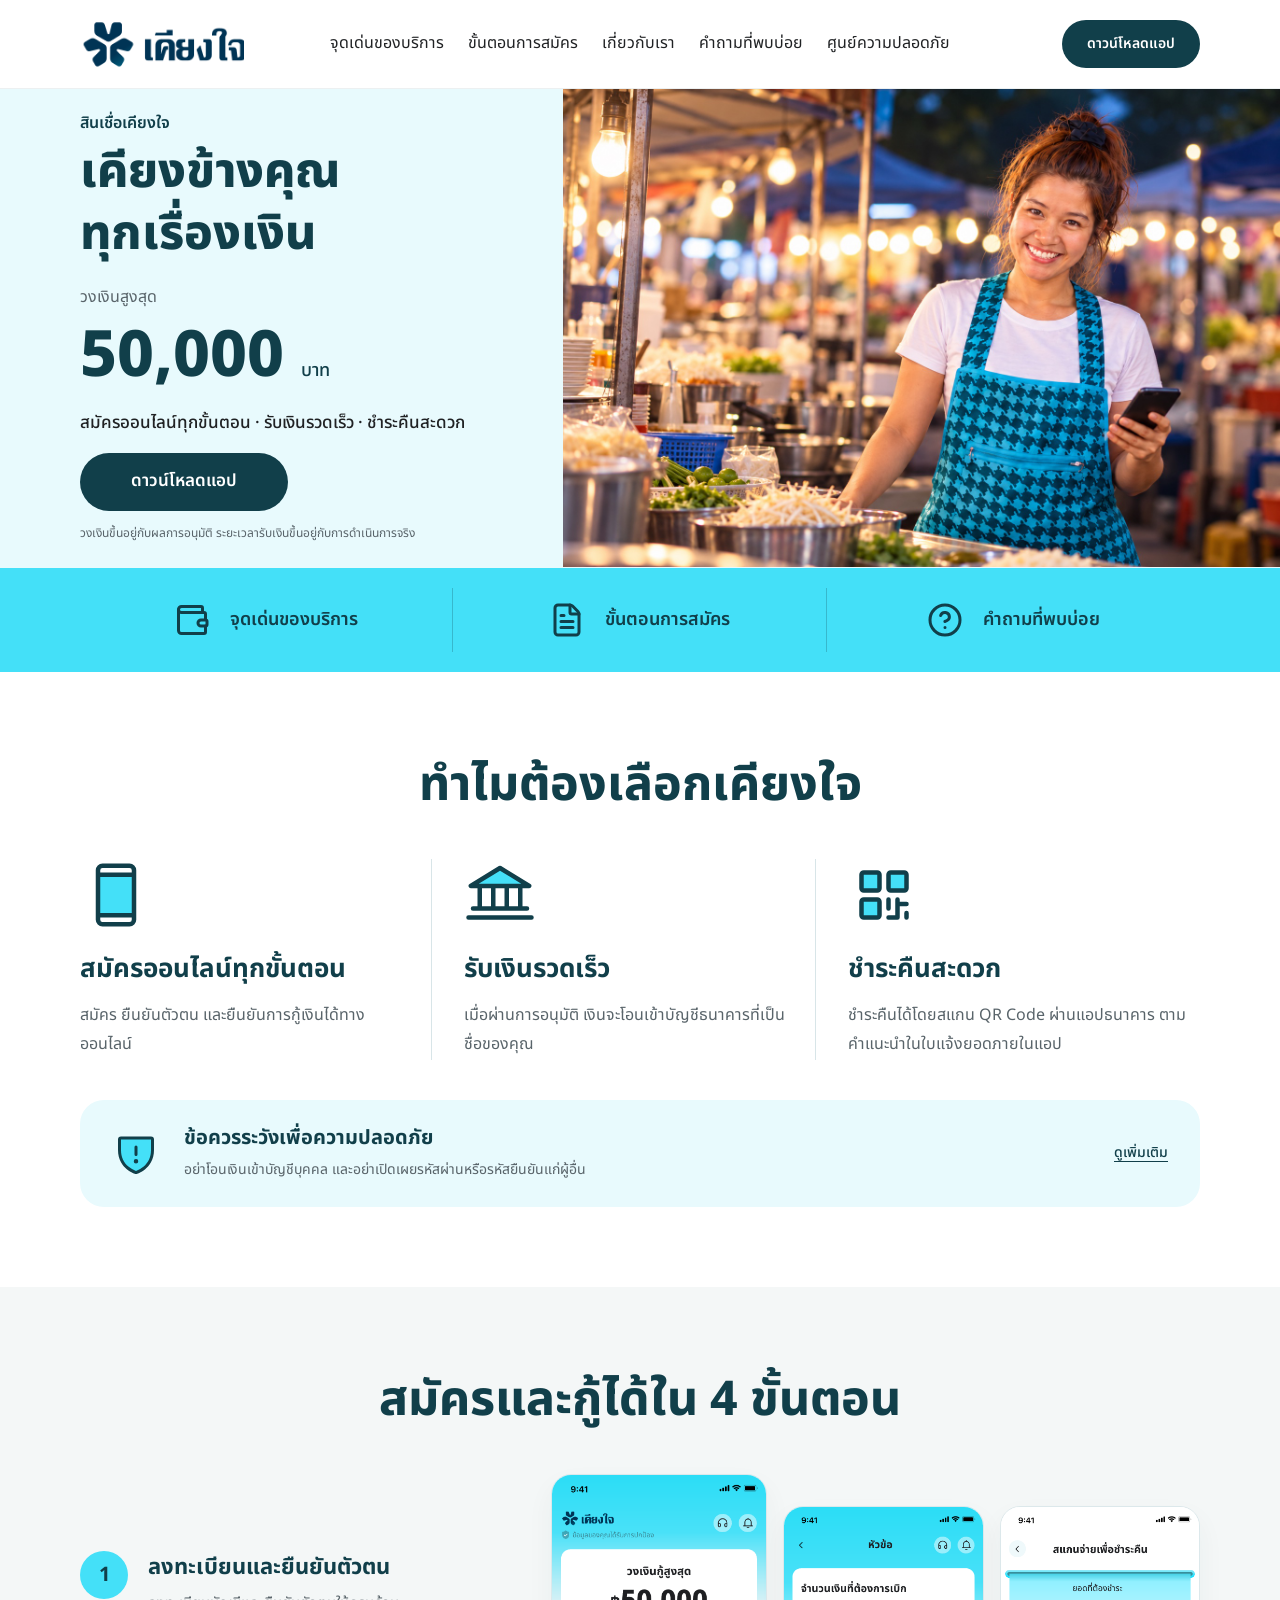
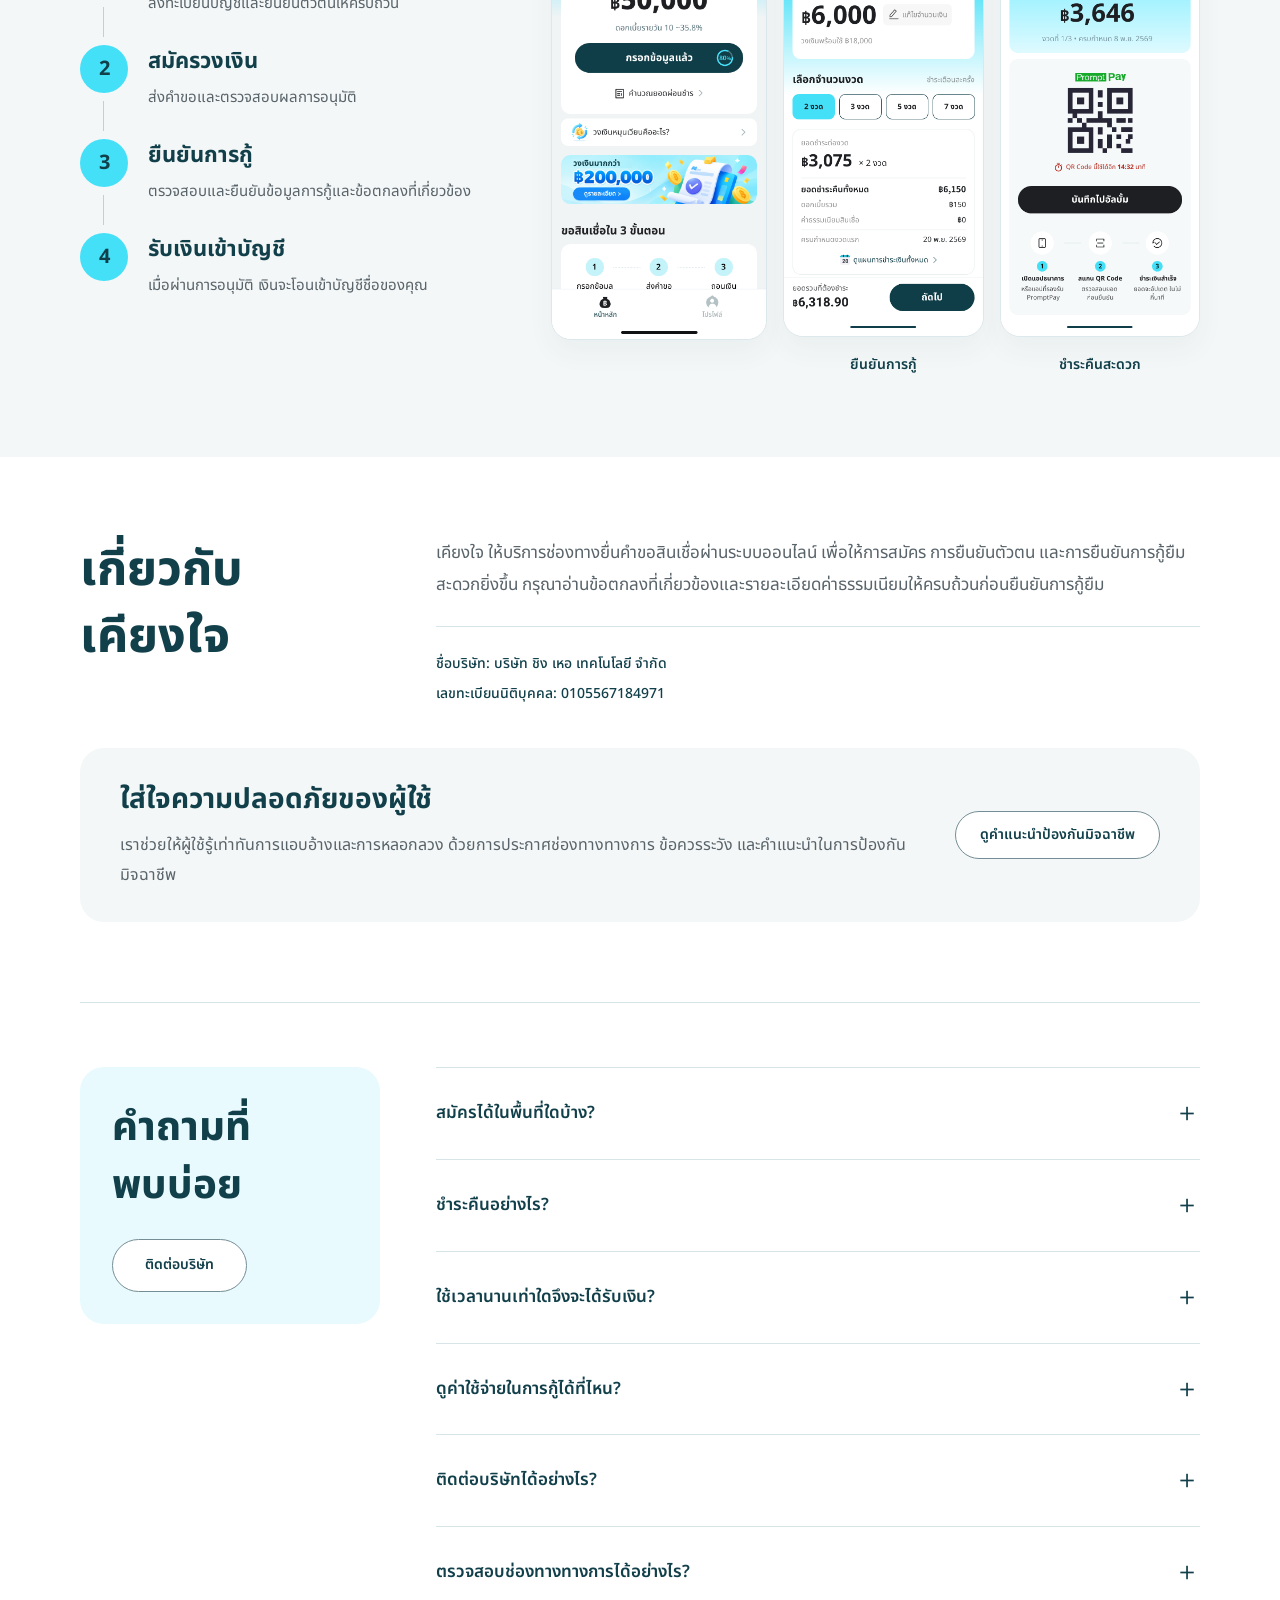
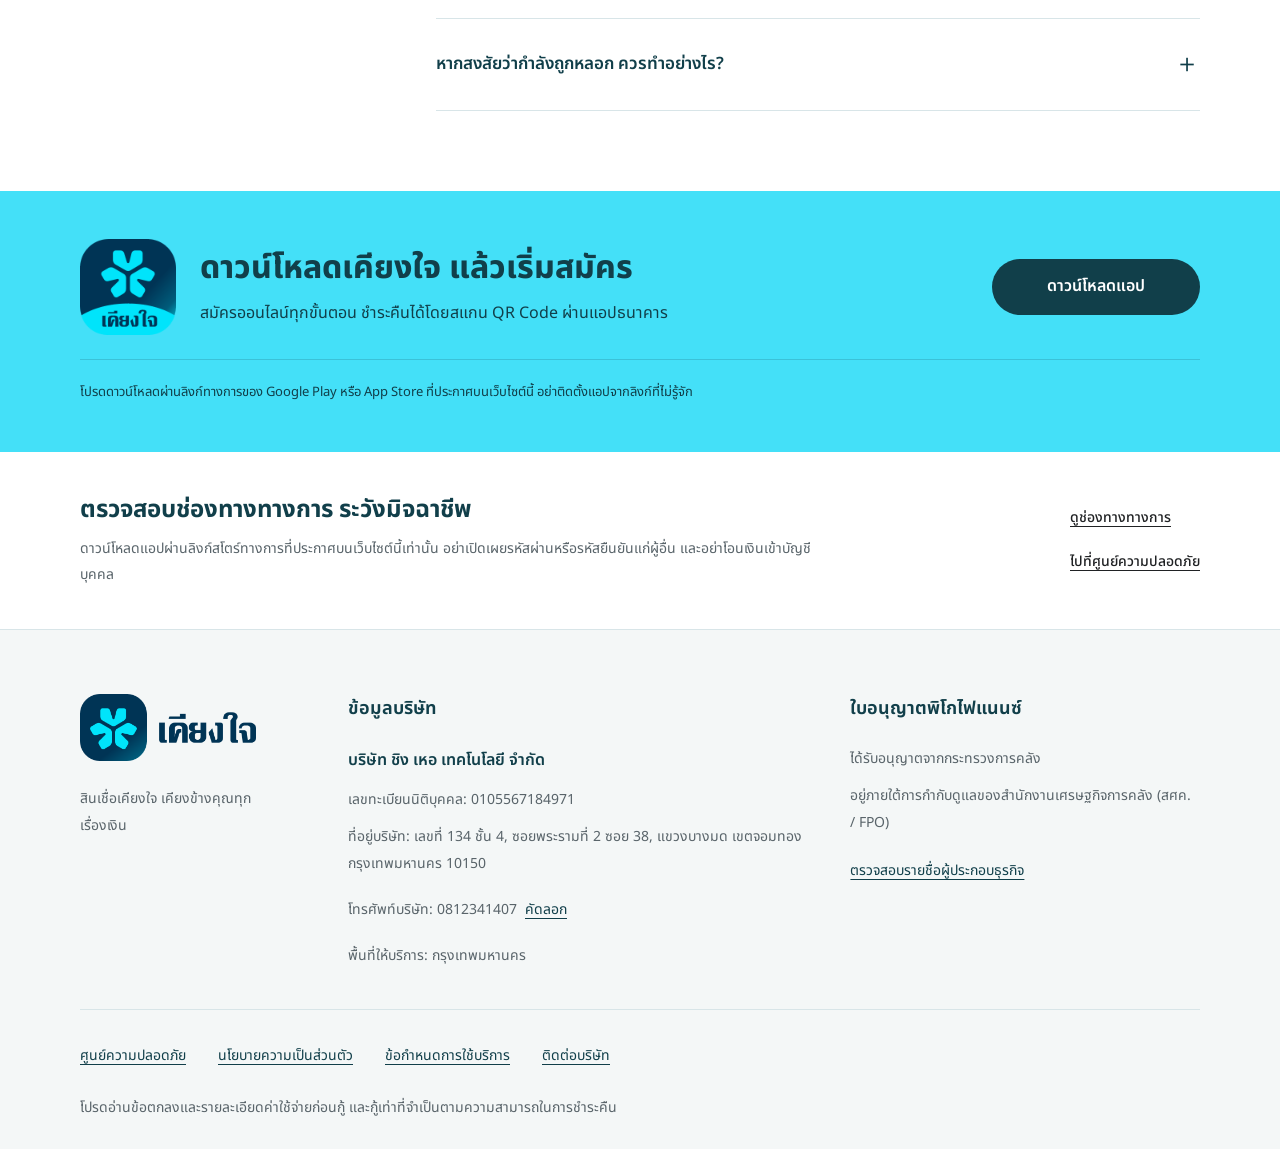
<file: index.html>
<!doctype html>
<html lang="th"><head><meta charset="utf-8"><meta name="viewport" content="width=device-width,initial-scale=1">
<meta name="robots" content="noindex,nofollow"><meta name="description" content="เคียงใจ สินเชื่อผ่านแอปพลิเคชัน สมัครออนไลน์ทุกขั้นตอน ดูข้อมูลผลิตภัณฑ์และช่องทางทางการ">
<meta name="theme-color" content="#44E0F8"><meta http-equiv="Content-Security-Policy" content="default-src 'self'; script-src 'self'; style-src 'self'; img-src 'self' data:; font-src 'self'; connect-src 'none'; object-src 'none'; base-uri 'self'; form-action 'none'">
<title>หน้าแรก — เคียงใจ</title><link rel="icon" href="assets/brand/app-icon.png" type="image/png">
<link rel="preload" href="assets/fonts/NotoSansThai-Variable.ttf" as="font" type="font/ttf" crossorigin>
<link rel="stylesheet" href="assets/base.css?v=60435ca31ea6"><link rel="stylesheet" href="assets/redesign.css?v=60435ca31ea6"><link rel="stylesheet" href="assets/homepage.css?v=60435ca31ea6"><link rel="stylesheet" href="assets/secondary.css?v=60435ca31ea6"><script src="assets/app.js?v=60435ca31ea6" defer></script></head>
<body><a class="skip-link" href="#main">ข้ามไปยังเนื้อหา</a><div id="kiangjai-v1">
<header class="site-header"><div class="shell header-inner">
<a class="brand-logo" href="index.html" aria-label="เคียงใจ — หน้าแรก"><img src="assets/brand/logo-wordmark.png" alt="เคียงใจ" width="368" height="128"></a>
<button class="menu-toggle" type="button" aria-controls="main-nav" aria-expanded="false" aria-label="เปิดเมนู"><svg class="icon" aria-hidden="true" focusable="false" xmlns="http://www.w3.org/2000/svg" width="1em" height="1em" viewBox="0 0 24 24"><path fill="none" stroke="currentColor" stroke-linecap="round" stroke-linejoin="round" stroke-width="2" d="M4 5h16M4 12h16M4 19h16"/></svg><span>เมนู</span></button>
<nav id="main-nav" aria-label="เมนูหลัก"><a href="index.html#kj-benefits">จุดเด่นของบริการ</a><a href="index.html#kj-steps">ขั้นตอนการสมัคร</a><a href="index.html#kj-about">เกี่ยวกับเรา</a><a href="index.html#kj-faq">คำถามที่พบบ่อย</a><a href="security.html">ศูนย์ความปลอดภัย</a></nav>
<button class="button button-primary header-cta" type="button" data-download>ดาวน์โหลดแอป</button>

</div></header>
<main id="main" class="home-page">
<section class="hero" aria-labelledby="hero-title">
  <div class="hero-scene" aria-hidden="true"><img src="assets/images/market-life.jpg" alt="" width="1536" height="1024" fetchpriority="high" decoding="async"></div>
  <div class="shell hero-stage">
    <div class="hero-copy">
      <h1 id="hero-title"><small>สินเชื่อเคียงใจ</small> เคียงข้างคุณ<br>ทุกเรื่องเงิน</h1>
      <div class="hero-credit"><p>วงเงินสูงสุด</p><p class="hero-amount">50,000 <span>บาท</span></p></div>
      <p class="hero-benefits">สมัครออนไลน์ทุกขั้นตอน · รับเงินรวดเร็ว · ชำระคืนสะดวก</p>
      <button class="button button-primary" type="button" data-download>ดาวน์โหลดแอป</button>
      <p class="hero-disclaimer">วงเงินขึ้นอยู่กับผลการอนุมัติ ระยะเวลารับเงินขึ้นอยู่กับการดำเนินการจริง</p>
    </div>
  </div>
</section>
<nav class="quick-nav" aria-label="เมนูลัด"><div class="shell"><a href="#kj-benefits"><svg class="icon" aria-hidden="true" focusable="false" xmlns="http://www.w3.org/2000/svg" width="1em" height="1em" viewBox="0 0 24 24"><g fill="none" stroke="currentColor" stroke-linecap="round" stroke-linejoin="round" stroke-width="2"><path d="M19 7V4a1 1 0 0 0-1-1H5a2 2 0 0 0 0 4h15a1 1 0 0 1 1 1v4h-3a2 2 0 0 0 0 4h3a1 1 0 0 0 1-1v-2a1 1 0 0 0-1-1"/><path d="M3 5v14a2 2 0 0 0 2 2h15a1 1 0 0 0 1-1v-4"/></g></svg><span>จุดเด่นของบริการ</span></a><a href="#kj-steps"><svg class="icon" aria-hidden="true" focusable="false" xmlns="http://www.w3.org/2000/svg" width="1em" height="1em" viewBox="0 0 24 24"><g fill="none" stroke="currentColor" stroke-linecap="round" stroke-linejoin="round" stroke-width="2"><path d="M6 22a2 2 0 0 1-2-2V4a2 2 0 0 1 2-2h8a2.4 2.4 0 0 1 1.704.706l3.588 3.588A2.4 2.4 0 0 1 20 8v12a2 2 0 0 1-2 2z"/><path d="M14 2v5a1 1 0 0 0 1 1h5M10 9H8m8 4H8m8 4H8"/></g></svg><span>ขั้นตอนการสมัคร</span></a><a href="#kj-faq"><svg class="icon" aria-hidden="true" focusable="false" xmlns="http://www.w3.org/2000/svg" width="1em" height="1em" viewBox="0 0 24 24"><g fill="none" stroke="currentColor" stroke-linecap="round" stroke-linejoin="round" stroke-width="2"><circle cx="12" cy="12" r="10"/><path d="M9.09 9a3 3 0 0 1 5.83 1c0 2-3 3-3 3m.08 4h.01"/></g></svg><span>คำถามที่พบบ่อย</span></a></div></nav>

<section class="product-section section" id="kj-benefits" aria-labelledby="benefits-title"><div class="shell">
  <div class="section-heading"><h2 id="benefits-title">ทำไมต้องเลือกเคียงใจ</h2></div>
  <div class="product-panel">
    <div class="benefit-columns">
      <article class="benefit-item"><span class="feature-icon"><svg class="icon" aria-hidden="true" focusable="false" xmlns="http://www.w3.org/2000/svg" width="1em" height="1em" viewBox="0 0 256 256">
  <!-- Phosphor Icons: ph:device-mobile-duotone. MIT license: LICENSE-Phosphor.txt. -->
  <g fill="currentColor">
    <path d="M192 56v144H64V56Z" opacity=".2"/>
    <path d="M176 16H80a24 24 0 0 0-24 24v176a24 24 0 0 0 24 24h96a24 24 0 0 0 24-24V40a24 24 0 0 0-24-24M72 64h112v128H72Zm8-32h96a8 8 0 0 1 8 8v8H72v-8a8 8 0 0 1 8-8m96 192H80a8 8 0 0 1-8-8v-8h112v8a8 8 0 0 1-8 8"/>
  </g>
</svg>
</span><div><h3>สมัครออนไลน์ทุกขั้นตอน</h3><p>สมัคร ยืนยันตัวตน และยืนยันการกู้เงินได้ทางออนไลน์</p></div></article>
      <article class="benefit-item"><span class="feature-icon"><svg class="icon" aria-hidden="true" focusable="false" xmlns="http://www.w3.org/2000/svg" width="1em" height="1em" viewBox="0 0 256 256">
  <!-- Phosphor Icons: ph:bank-duotone. MIT license: LICENSE-Phosphor.txt. -->
  <g fill="currentColor">
    <path d="M232 96H24l104-64Z" opacity=".2"/>
    <path d="M24 104h24v64H32a8 8 0 0 0 0 16h192a8 8 0 0 0 0-16h-16v-64h24a8 8 0 0 0 4.19-14.81l-104-64a8 8 0 0 0-8.38 0l-104 64A8 8 0 0 0 24 104m40 0h32v64H64Zm80 0v64h-32v-64Zm48 64h-32v-64h32ZM128 41.39L203.74 88H52.26ZM248 208a8 8 0 0 1-8 8H16a8 8 0 0 1 0-16h224a8 8 0 0 1 8 8"/>
  </g>
</svg>
</span><div><h3>รับเงินรวดเร็ว</h3><p>เมื่อผ่านการอนุมัติ เงินจะโอนเข้าบัญชีธนาคารที่เป็นชื่อของคุณ</p></div></article>
      <article class="benefit-item"><span class="feature-icon"><svg class="icon" aria-hidden="true" focusable="false" xmlns="http://www.w3.org/2000/svg" width="1em" height="1em" viewBox="0 0 256 256">
  <!-- Phosphor Icons: ph:qr-code-duotone. MIT license: LICENSE-Phosphor.txt. -->
  <g fill="currentColor">
    <path d="M112 56v48a8 8 0 0 1-8 8H56a8 8 0 0 1-8-8V56a8 8 0 0 1 8-8h48a8 8 0 0 1 8 8m-8 88H56a8 8 0 0 0-8 8v48a8 8 0 0 0 8 8h48a8 8 0 0 0 8-8v-48a8 8 0 0 0-8-8m96-96h-48a8 8 0 0 0-8 8v48a8 8 0 0 0 8 8h48a8 8 0 0 0 8-8V56a8 8 0 0 0-8-8" opacity=".2"/>
    <path d="M104 40H56a16 16 0 0 0-16 16v48a16 16 0 0 0 16 16h48a16 16 0 0 0 16-16V56a16 16 0 0 0-16-16m0 64H56V56h48zm0 32H56a16 16 0 0 0-16 16v48a16 16 0 0 0 16 16h48a16 16 0 0 0 16-16v-48a16 16 0 0 0-16-16m0 64H56v-48h48zm96-160h-48a16 16 0 0 0-16 16v48a16 16 0 0 0 16 16h48a16 16 0 0 0 16-16V56a16 16 0 0 0-16-16m0 64h-48V56h48zm-64 72v-32a8 8 0 0 1 16 0v32a8 8 0 0 1-16 0m80-16a8 8 0 0 1-8 8h-24v40a8 8 0 0 1-8 8h-32a8 8 0 0 1 0-16h24v-56a8 8 0 0 1 16 0v8h24a8 8 0 0 1 8 8m0 32v16a8 8 0 0 1-16 0v-16a8 8 0 0 1 16 0"/>
  </g>
</svg>
</span><div><h3>ชำระคืนสะดวก</h3><p>ชำระคืนได้โดยสแกน QR Code ผ่านแอปธนาคาร ตามคำแนะนำในใบแจ้งยอดภายในแอป</p></div></article>
    </div>
      <aside class="benefit-item safety-note"><span class="feature-icon"><svg class="icon" aria-hidden="true" focusable="false" xmlns="http://www.w3.org/2000/svg" width="1em" height="1em" viewBox="0 0 256 256">
  <!-- Phosphor Icons: ph:shield-warning-duotone. MIT license: LICENSE-Phosphor.txt. -->
  <g fill="currentColor">
    <path d="M216 56v56c0 96-88 120-88 120s-88-24-88-120V56a8 8 0 0 1 8-8h160a8 8 0 0 1 8 8" opacity=".2"/>
    <path d="M120 136V96a8 8 0 0 1 16 0v40a8 8 0 0 1-16 0m8 48a12 12 0 1 0-12-12a12 12 0 0 0 12 12m96-128v56c0 52.72-25.52 84.67-46.93 102.19c-23.06 18.86-46 25.27-47 25.53a8 8 0 0 1-4.2 0c-1-.26-23.91-6.67-47-25.53C57.52 196.67 32 164.72 32 112V56a16 16 0 0 1 16-16h160a16 16 0 0 1 16 16m-16 0H48v56c0 37.3 13.82 67.51 41.07 89.81A128.3 128.3 0 0 0 128 223.62a129.3 129.3 0 0 0 39.41-22.2C194.34 179.16 208 149.07 208 112Z"/>
  </g>
</svg>
</span><div><h3>ข้อควรระวังเพื่อความปลอดภัย</h3><p>อย่าโอนเงินเข้าบัญชีบุคคล และอย่าเปิดเผยรหัสผ่านหรือรหัสยืนยันแก่ผู้อื่น</p><a href="security.html#reminders">ดูเพิ่มเติม</a></div></aside>
  </div>
</div></section>
    <section class="application-steps section" id="kj-steps" aria-labelledby="steps-title"><div class="shell">
      <h2 id="steps-title">สมัครและกู้ได้ใน 4 ขั้นตอน</h2>
      <div class="steps-panel"><ol class="step-list">
        <li><span class="step-number">1</span><h3>ลงทะเบียนและยืนยันตัวตน</h3><p>ลงทะเบียนบัญชีและยืนยันตัวตนให้ครบถ้วน</p></li>
        <li><span class="step-number">2</span><h3>สมัครวงเงิน</h3><p>ส่งคำขอและตรวจสอบผลการอนุมัติ</p></li>
        <li><span class="step-number">3</span><h3>ยืนยันการกู้</h3><p>ตรวจสอบและยืนยันข้อมูลการกู้และข้อตกลงที่เกี่ยวข้อง</p></li>
        <li><span class="step-number">4</span><h3>รับเงินเข้าบัญชี</h3><p>เมื่อผ่านการอนุมัติ เงินจะโอนเข้าบัญชีชื่อของคุณ</p></li>
      </ol><div class="gallery-controls" aria-label="เลือกภาพหน้าจอแอป">
        <button type="button" data-app-view="0" aria-controls="app-gallery" aria-pressed="true" aria-label="ดูหน้าจอหลัก"><span aria-hidden="true"></span></button>
        <button type="button" data-app-view="1" aria-controls="app-gallery" aria-pressed="false" aria-label="ดูหน้าจอยืนยันการกู้"><span aria-hidden="true"></span></button>
        <button type="button" data-app-view="2" aria-controls="app-gallery" aria-pressed="false" aria-label="ดูหน้าจอชำระคืน"><span aria-hidden="true"></span></button>
      </div><div class="app-gallery" id="app-gallery" tabindex="0" aria-label="ภาพหน้าจอแอปเคียงใจ">
        <figure><a class="app-frame app-frame-home" href="assets/app/home.png" target="_blank" rel="noopener" aria-label="ดูภาพหน้าจอแอปเคียงใจ"><img src="assets/app/home.png" alt="หน้าหลักของแอปเคียงใจ" width="750" height="1624" loading="lazy"></a></figure>
        <figure><a class="app-frame" href="assets/app/loan-plan.png" target="_blank" rel="noopener" aria-label="ดูภาพหน้าจอเลือกจำนวนงวด"><img src="assets/app/loan-plan.png" alt="หน้าจอเลือกจำนวนเงินและจำนวนงวด" width="750" height="1624" loading="lazy"></a><figcaption>ยืนยันการกู้</figcaption></figure>
        <figure><a class="app-frame" href="assets/app/repayment.png" target="_blank" rel="noopener" aria-label="ดูภาพหน้าจอชำระคืน"><img src="assets/app/repayment.png" alt="หน้าจอสแกนจ่ายเพื่อชำระคืน" width="750" height="1624" loading="lazy"></a><figcaption>ชำระคืนสะดวก</figcaption></figure>
      </div></div>
    </div></section>


<section class="company-section section" id="kj-about" aria-labelledby="about-title"><div class="shell">
  <div class="section-heading"><h2 id="about-title">เกี่ยวกับเคียงใจ</h2></div>
  <div class="company-intro"><p>เคียงใจ ให้บริการช่องทางยื่นคำขอสินเชื่อผ่านระบบออนไลน์ เพื่อให้การสมัคร การยืนยันตัวตน และการยืนยันการกู้ยืมสะดวกยิ่งขึ้น กรุณาอ่านข้อตกลงที่เกี่ยวข้องและรายละเอียดค่าธรรมเนียมให้ครบถ้วนก่อนยืนยันการกู้ยืม</p><div class="company-facts"><p>ชื่อบริษัท: บริษัท ชิง เหอ เทคโนโลยี จำกัด</p><p>เลขทะเบียนนิติบุคคล: 0105567184971</p></div></div>
  <div class="security-panel">
    <div class="security-intro"><h2>ใส่ใจความปลอดภัยของผู้ใช้</h2><p>เราช่วยให้ผู้ใช้รู้เท่าทันการแอบอ้างและการหลอกลวง ด้วยการประกาศช่องทางทางการ ข้อควรระวัง และคำแนะนำในการป้องกันมิจฉาชีพ</p><a class="button button-outline" href="security.html#reminders">ดูคำแนะนำป้องกันมิจฉาชีพ</a></div>

  </div>
</div></section>

<section class="help-section section" id="kj-faq" aria-labelledby="faq-title"><div class="shell">
  <div class="help-layout"><div class="section-heading"><h2 id="faq-title">คำถามที่พบบ่อย</h2><div class="faq-contact"><button class="button button-outline" type="button" data-contact>ติดต่อบริษัท</button></div></div>
  <div class="faq-panel"><div class="kj-faq-list">
        <article><button type="button" class="kj-question" aria-expanded="false" aria-controls="kj-f01" data-faq="F01"><span class="kjs-inline-wrap"><span lang="th">สมัครได้ในพื้นที่ใดบ้าง?</span></span><span aria-hidden="true">＋</span></button><div class="kj-answer" id="kj-f01" hidden=""><p><span lang="th">ปัจจุบันให้บริการเฉพาะผู้ที่มีคุณสมบัติตามเกณฑ์ในพื้นที่กรุงเทพมหานคร คุณสมบัติการสมัครเป็นไปตามรายละเอียดในแอปพลิเคชันและผลการพิจารณา</span></p></div></article>
        <article><button type="button" class="kj-question" aria-expanded="false" aria-controls="kj-f02" data-faq="F02"><span class="kjs-inline-wrap"><span lang="th">ชำระคืนอย่างไร?</span></span><span aria-hidden="true">＋</span></button><div class="kj-answer" id="kj-f02" hidden=""><p><span lang="th">ชำระคืนได้โดยสแกน QR Code ผ่านแอปพลิเคชันธนาคาร โปรดชำระตามยอดและคำแนะนำที่แสดงในใบแจ้งยอดภายในแอปพลิเคชัน</span></p></div></article>
        <article><button type="button" class="kj-question" aria-expanded="false" aria-controls="kj-f03" data-faq="F03"><span class="kjs-inline-wrap"><span lang="th">ใช้เวลานานเท่าใดจึงจะได้รับเงิน?</span></span><span aria-hidden="true">＋</span></button><div class="kj-answer" id="kj-f03" hidden=""><p><span lang="th">เมื่อคำขอกู้ผ่านการอนุมัติ เงินจะโอนเข้าบัญชีธนาคารชื่อของคุณที่ยืนยันไว้ ระยะเวลารับเงินจริงขึ้นอยู่กับการพิจารณาและการดำเนินการของธนาคาร โปรดตรวจสอบสถานะในแอปพลิเคชัน</span></p></div></article>
        <article><button type="button" class="kj-question" aria-expanded="false" aria-controls="kj-f04" data-faq="F04"><span class="kjs-inline-wrap"><span lang="th">ดูค่าใช้จ่ายในการกู้ได้ที่ไหน?</span></span><span aria-hidden="true">＋</span></button><div class="kj-answer" id="kj-f04" hidden=""><p><span lang="th">ก่อนยืนยันการกู้ โปรดตรวจสอบดอกเบี้ย ค่าบริการแพ็กเกจที่เกี่ยวข้อง และข้อตกลงต่าง ๆ ภายในแอปพลิเคชัน ค่าใช้จ่ายจริงเป็นไปตามข้อมูลที่แสดงขณะยืนยันการกู้</span></p></div></article>
        <article><button type="button" class="kj-question" aria-expanded="false" aria-controls="kj-f05" data-faq="F05"><span class="kjs-inline-wrap"><span lang="th">ติดต่อบริษัทได้อย่างไร?</span></span><span aria-hidden="true">＋</span></button><div class="kj-answer" id="kj-f05" hidden=""><p><span lang="th">ติดต่อบริษัทได้ตามหมายเลขโทรศัพท์ที่แสดงบนหน้านี้</span><button class="kj-link" type="button" data-contact="faq"><span class="kjs-inline-wrap"><span lang="th">ติดต่อบริษัท </span></span></button></p></div></article>
        <article><button type="button" class="kj-question" aria-expanded="false" aria-controls="kj-f06" data-faq="F06"><span class="kjs-inline-wrap"><span lang="th">ตรวจสอบช่องทางทางการได้อย่างไร? </span></span><span aria-hidden="true">＋</span></button><div class="kj-answer" id="kj-f06" hidden=""><p><span lang="th">โปรดเชื่อถือเฉพาะเว็บไซต์และเคียงใจแอปพลิเคชันอย่างเป็นทางการ รวมถึงช่องทางต่าง ๆ ที่ระบุไว้อย่างชัดเจนผ่านช่องทางอย่างเป็นทางการเท่านั้น</span></p><a class="kj-link" href="security.html#channels"><span class="kjs-inline-wrap"><span lang="th">ดูช่องทางทางการ</span></span></a><p><span lang="th">อย่าเชื่อถือเว็บไซต์ บัญชีสื่อสังคมออนไลน์ หมายเลขโทรศัพท์ บัญชีแอปส่งข้อความ หรืออีเมลที่ไม่ได้ระบุไว้</span></p><p><span lang="th">โปรดดาวน์โหลดแอปพลิเคชันเคียงใจผ่านลิงก์หรือ QR Code ที่เว็บไซต์ทางการนี้จัดให้เท่านั้น ก่อนติดตั้ง โปรดตรวจสอบชื่อแอปพลิเคชัน ตัวตนของผู้พัฒนา และข้อมูลที่แสดงในสโตร์ อย่าดาวน์โหลดหรือติดตั้งแอปพลิเคชันหรือไฟล์ที่ส่งมาทาง SMS อีเมล สื่อสังคมออนไลน์ หรือแอปพลิเคชันส่งข้อความ รวมถึงแอปพลิเคชันหรือไฟล์จาก QR Code ที่ไม่ทราบแหล่งที่มา</span></p></div></article>
        <article><button type="button" class="kj-question" aria-expanded="false" aria-controls="kj-f07" data-faq="F07"><span class="kjs-inline-wrap"><span lang="th">หากสงสัยว่ากำลังถูกหลอก ควรทำอย่างไร? </span></span><span aria-hidden="true">＋</span></button><div class="kj-answer" id="kj-f07" hidden=""><p><span lang="th">ขั้นตอนที่ 1: หยุดดำเนินการทุกอย่างทันที ห้ามโอนเงินเพิ่มเติม ห้ามคลิกลิงก์ใด ๆ ห้ามเปิดเผยรหัสยืนยันแก่คู่สนทนา ห้ามตอบกลับ และห้ามให้ข้อมูลส่วนบุคคลหรือข้อมูลทางการเงินแก่บุคคลดังกล่าว</span></p><p><span lang="th">ขั้นตอนที่ 2: เก็บหลักฐาน บันทึกภาพหน้าจอลิงก์ที่น่าสงสัย บทสนทนา และหลักฐานการโอนเงิน อย่าลบข้อมูลเหล่านี้</span></p><p><span lang="th">ขั้นตอนที่ 3: โอนเงินไปแล้วหรือไม่? ติดต่อธนาคารที่ใช้โอนเงินทันทีเพื่อขอระงับธุรกรรม พร้อมติดต่อช่องทางช่วยเหลือของหน่วยงานทางการไทย</span></p><a class="kj-link" href="security.html#help"><span class="kjs-inline-wrap"><span lang="th">ดูวิธีแจ้งเบาะแสและขอความช่วยเหลือ</span></span></a></div></article>
      </div></div></div>
</div></section>

<section class="download-section section"><div class="shell">
  <section class="download" aria-labelledby="download-section-title"><div class="download-identity"><img src="assets/brand/app-icon.png" alt="ไอคอนแอปเคียงใจ" width="240" height="240" loading="lazy"><div><h2 id="download-section-title">ดาวน์โหลดเคียงใจ แล้วเริ่มสมัคร</h2><p>สมัครออนไลน์ทุกขั้นตอน ชำระคืนได้โดยสแกน QR Code ผ่านแอปธนาคาร</p></div></div><button class="button button-dark" type="button" data-download>ดาวน์โหลดแอป</button><p class="download-note" id="kj-home-download-safety">โปรดดาวน์โหลดผ่านลิงก์ทางการของ Google Play หรือ App Store ที่ประกาศบนเว็บไซต์นี้ อย่าติดตั้งแอปจากลิงก์ที่ไม่รู้จัก</p></section>
</div></section>

<section class="official-section section" aria-labelledby="official-title"><div class="shell"><div class="official-panel" id="kj-antifraud-banner"><h3 id="official-title">ตรวจสอบช่องทางทางการ ระวังมิจฉาชีพ</h3><p>ดาวน์โหลดแอปผ่านลิงก์สโตร์ทางการที่ประกาศบนเว็บไซต์นี้เท่านั้น อย่าเปิดเผยรหัสผ่านหรือรหัสยืนยันแก่ผู้อื่น และอย่าโอนเงินเข้าบัญชีบุคคล</p><nav class="security-links" aria-label="ศูนย์ความปลอดภัย"><a href="security.html#channels">ดูช่องทางทางการ</a><a href="security.html">ไปที่ศูนย์ความปลอดภัย</a></nav></div></div></section>
</main>

<footer class="kj-footer">
      <div class="kj-footer-grid">
        <div class="kj-footer-brand"><p class="kj-footer-brand-name" lang="th"><img src="assets/brand/logo-horizontal.png" alt="เคียงใจ" width="632" height="240" loading="lazy"></p><p lang="th"><span lang="th">สินเชื่อเคียงใจ เคียงข้างคุณทุกเรื่องเงิน</span></p></div>
        <div class="kj-footer-company"><h2><span lang="th">ข้อมูลบริษัท</span></h2><p class="kj-company-name" lang="th"><span lang="th">บริษัท ชิง เหอ เทคโนโลยี จำกัด</span></p><p><span lang="th">เลขทะเบียนนิติบุคคล: 0105567184971</span></p><p lang="th"><span lang="th">ที่อยู่บริษัท: เลขที่ 134 ชั้น 4, ซอยพระรามที่ 2 ซอย 38, แขวงบางมด เขตจอมทอง กรุงเทพมหานคร 10150</span></p><p><span lang="th">โทรศัพท์บริษัท: </span><span data-phone="">0812341407</span> <button class="kj-link" type="button" data-copy-phone="footer"><span class="kjs-inline-wrap"><span lang="th">คัดลอก </span></span></button></p><p><span lang="th">พื้นที่ให้บริการ: กรุงเทพมหานคร</span></p></div>
        <section class="kj-footer-license" aria-label="ข้อมูลใบอนุญาตสินเชื่อพิโกไฟแนนซ์"><h2>ใบอนุญาตพิโกไฟแนนซ์</h2><p>ได้รับอนุญาตจากกระทรวงการคลัง</p><p>อยู่ภายใต้การกำกับดูแลของสำนักงานเศรษฐกิจการคลัง (สศค. / FPO)</p><a class="kj-link" href="https://www.1359.go.th/picodoc/pico_public/" target="_blank" rel="noopener noreferrer">ตรวจสอบรายชื่อผู้ประกอบธุรกิจ</a></section>
      </div>
      <div class="kj-footer-bottom"><nav aria-label="เมนูส่วนท้ายเว็บไซต์"><a class="kj-link" href="security.html"><span class="kjs-inline-wrap"><span lang="th">ศูนย์ความปลอดภัย </span></span></a><a class="kj-link" href="privacy.html"><span class="kjs-inline-wrap"><span lang="th">นโยบายความเป็นส่วนตัว </span></span></a><a class="kj-link" href="terms.html"><span class="kjs-inline-wrap"><span lang="th">ข้อกำหนดการใช้บริการ </span></span></a><button class="kj-link" type="button" data-contact="footer"><span class="kjs-inline-wrap"><span lang="th">ติดต่อบริษัท </span></span></button></nav><p class="kj-small"><span lang="th">โปรดอ่านข้อตกลงและรายละเอียดค่าใช้จ่ายก่อนกู้ และกู้เท่าที่จำเป็นตามความสามารถในการชำระคืน</span></p></div>
    </footer>
<dialog id="download-dialog" class="kj-dialog" aria-labelledby="kj-download-title"><div class="kj-dialog-heading"><h2 id="kj-download-title"><span lang="th">ดาวน์โหลดเคียงใจ</span></h2><button type="button" class="kj-close" data-close="download" aria-label="ปิดหน้าต่างดาวน์โหลด">×</button></div><div id="kj-download-closed" hidden=""><h3><span lang="th">แอปจะเปิดให้บริการเร็ว ๆ นี้</span></h3><p><span lang="th">เมื่อเปิดให้ดาวน์โหลดแล้ว คุณสามารถดาวน์โหลดแอปทางการได้จากหน้านี้</span></p><div class="kj-platform-pending"><p><span lang="th">Android: เร็ว ๆ นี้</span></p><p><span lang="th">iOS: เร็ว ๆ นี้</span></p></div><button class="kj-primary" type="button" data-close="download"><span class="kjs-inline-wrap"><span lang="th">รับทราบ</span></span></button></div><div id="kj-download-ready"><p><span lang="th">เลือกช่องทางดาวน์โหลด หรือใช้โทรศัพท์สแกน QR Code ของระบบปฏิบัติการที่ต้องการ</span></p><div class="kj-platform-grid"><article><h3><span lang="th">สำหรับ Android</span></h3><div id="kj-android-ready"><button class="kj-primary" type="button" data-store="android"><span class="kjs-inline-wrap"><span lang="th">ไปที่ Google Play</span></span></button><div class="kj-qr-placeholder"><span lang="th">ตัวอย่าง QR Code</span><br><span lang="th">สแกนไม่ได้</span></div></div><p id="kj-android-pending" hidden=""><span lang="th">Android: เร็ว ๆ นี้</span></p></article><article><h3><span lang="th">สำหรับ iOS</span></h3><div id="kj-ios-ready"><button class="kj-primary" type="button" data-store="ios"><span class="kjs-inline-wrap"><span lang="th">ไปที่ App Store</span></span></button><div class="kj-qr-placeholder"><span lang="th">ตัวอย่าง QR Code</span><br><span lang="th">สแกนไม่ได้</span></div></div><p id="kj-ios-pending" hidden=""><span lang="th">iOS: เร็ว ๆ นี้</span></p></article></div></div><p class="kj-download-safety"><span id="kj-dialog-download-safety"><span lang="th">โปรดดาวน์โหลดผ่านลิงก์ทางการของ Google Play หรือ App Store ที่ประกาศบนเว็บไซต์นี้ อย่าติดตั้งแอปจากลิงก์ที่ไม่รู้จัก</span></span></p><p class="kj-dialog-feedback" id="kj-store-feedback" role="status" aria-live="polite"></p></dialog>
<dialog id="contact-dialog" class="kj-dialog kj-contact-dialog" aria-labelledby="kj-contact-title"><div class="kj-dialog-heading"><h2 id="kj-contact-title"><span lang="th">ติดต่อบริษัท</span></h2><button type="button" class="kj-close" data-close="contact" aria-label="ปิดหน้าต่างติดต่อบริษัท">×</button></div><p><span lang="th">โทรศัพท์บริษัท</span></p><p class="kj-phone-display contact-number" data-phone="">0812341407</p><button class="kj-primary" type="button" data-copy-phone="contact"><span class="kjs-inline-wrap"><span lang="th">คัดลอกหมายเลขโทรศัพท์ </span></span></button><p id="kj-copy-feedback" class="kj-dialog-feedback" role="status" aria-live="polite"></p></dialog>
<div id="toast" class="kj-toast" role="status" aria-live="polite" hidden></div>

</div></body></html>
</file>
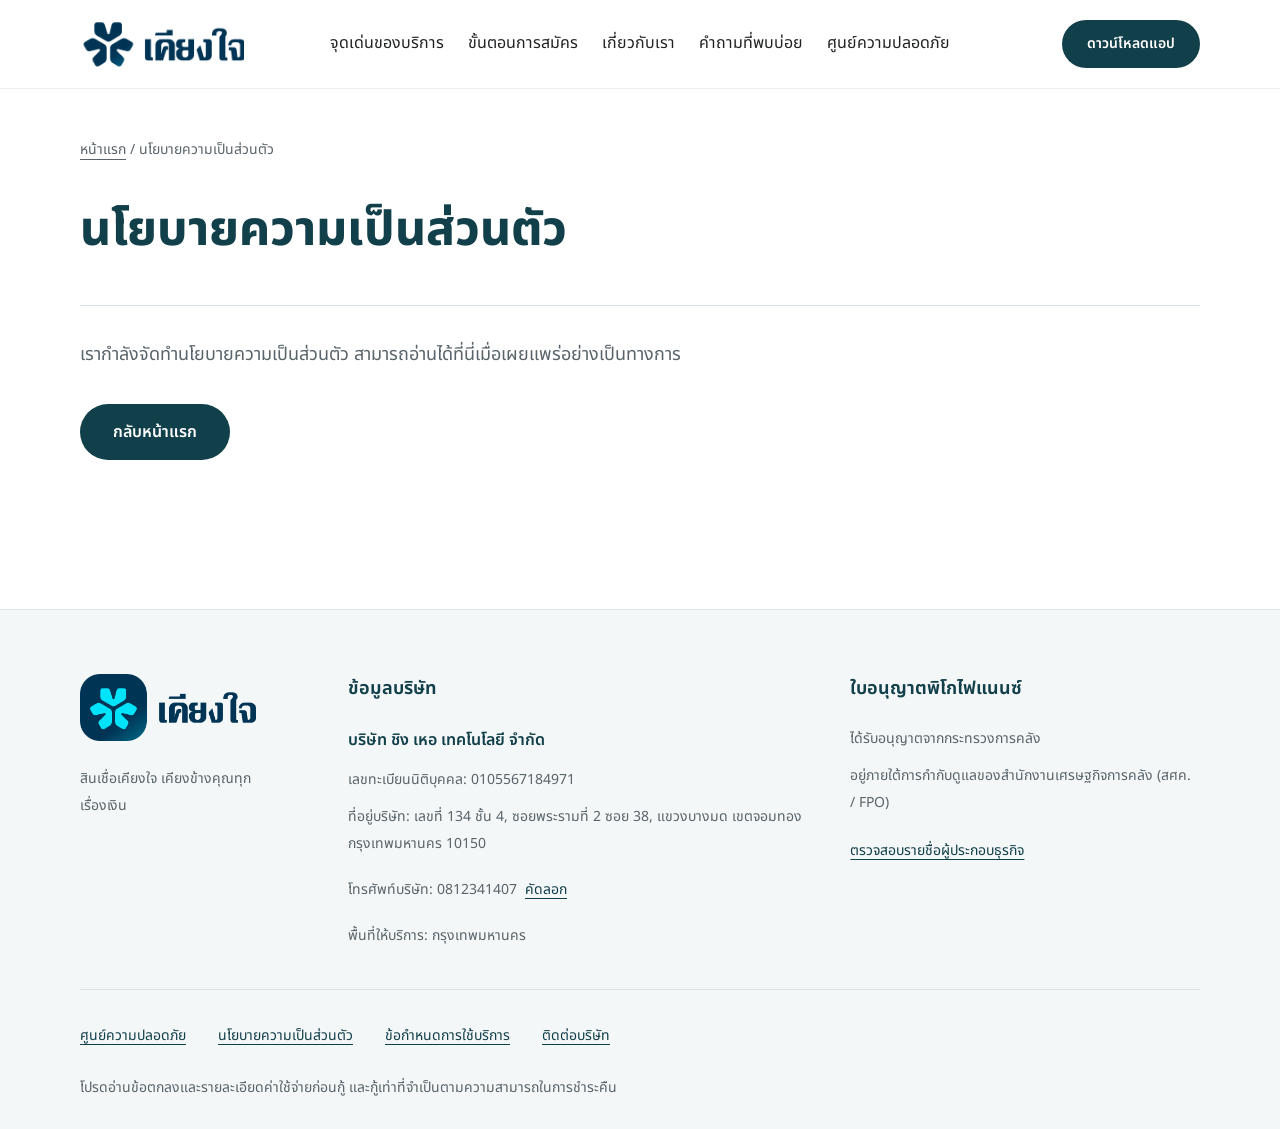
<file: privacy.html>
<!doctype html>
<html lang="th"><head><meta charset="utf-8"><meta name="viewport" content="width=device-width,initial-scale=1">
<meta name="robots" content="noindex,nofollow"><meta name="description" content="เคียงใจ สินเชื่อผ่านแอปพลิเคชัน สมัครออนไลน์ทุกขั้นตอน ดูข้อมูลผลิตภัณฑ์และช่องทางทางการ">
<meta name="theme-color" content="#44E0F8"><meta http-equiv="Content-Security-Policy" content="default-src 'self'; script-src 'self'; style-src 'self'; img-src 'self' data:; font-src 'self'; connect-src 'none'; object-src 'none'; base-uri 'self'; form-action 'none'">
<title>นโยบายความเป็นส่วนตัว — เคียงใจ</title><link rel="icon" href="assets/brand/app-icon.png" type="image/png">
<link rel="preload" href="assets/fonts/NotoSansThai-Variable.ttf" as="font" type="font/ttf" crossorigin>
<link rel="stylesheet" href="assets/base.css?v=60435ca31ea6"><link rel="stylesheet" href="assets/redesign.css?v=60435ca31ea6"><link rel="stylesheet" href="assets/homepage.css?v=60435ca31ea6"><link rel="stylesheet" href="assets/secondary.css?v=60435ca31ea6"><script src="assets/app.js?v=60435ca31ea6" defer></script></head>
<body><a class="skip-link" href="#main">ข้ามไปยังเนื้อหา</a><div id="kiangjai-v1">
<header class="site-header"><div class="shell header-inner">
<a class="brand-logo" href="index.html" aria-label="เคียงใจ — หน้าแรก"><img src="assets/brand/logo-wordmark.png" alt="เคียงใจ" width="368" height="128"></a>
<button class="menu-toggle" type="button" aria-controls="main-nav" aria-expanded="false" aria-label="เปิดเมนู"><svg class="icon" aria-hidden="true" focusable="false" xmlns="http://www.w3.org/2000/svg" width="1em" height="1em" viewBox="0 0 24 24"><path fill="none" stroke="currentColor" stroke-linecap="round" stroke-linejoin="round" stroke-width="2" d="M4 5h16M4 12h16M4 19h16"/></svg><span>เมนู</span></button>
<nav id="main-nav" aria-label="เมนูหลัก"><a href="index.html#kj-benefits">จุดเด่นของบริการ</a><a href="index.html#kj-steps">ขั้นตอนการสมัคร</a><a href="index.html#kj-about">เกี่ยวกับเรา</a><a href="index.html#kj-faq">คำถามที่พบบ่อย</a><a href="security.html">ศูนย์ความปลอดภัย</a></nav>
<button class="button button-primary header-cta" type="button" data-download>ดาวน์โหลดแอป</button>

</div></header>
<main class="kj-policy-view secondary-page privacy-page" id="main"><p class="breadcrumb"><a href="index.html">หน้าแรก</a> / นโยบายความเป็นส่วนตัว</p><h1>นโยบายความเป็นส่วนตัว</h1><section class="kj-policy-empty"><p>เรากำลังจัดทำนโยบายความเป็นส่วนตัว สามารถอ่านได้ที่นี่เมื่อเผยแพร่อย่างเป็นทางการ</p><a class="kj-primary" href="index.html">กลับหน้าแรก</a></section></main>

<footer class="kj-footer">
      <div class="kj-footer-grid">
        <div class="kj-footer-brand"><p class="kj-footer-brand-name" lang="th"><img src="assets/brand/logo-horizontal.png" alt="เคียงใจ" width="632" height="240" loading="lazy"></p><p lang="th"><span lang="th">สินเชื่อเคียงใจ เคียงข้างคุณทุกเรื่องเงิน</span></p></div>
        <div class="kj-footer-company"><h2><span lang="th">ข้อมูลบริษัท</span></h2><p class="kj-company-name" lang="th"><span lang="th">บริษัท ชิง เหอ เทคโนโลยี จำกัด</span></p><p><span lang="th">เลขทะเบียนนิติบุคคล: 0105567184971</span></p><p lang="th"><span lang="th">ที่อยู่บริษัท: เลขที่ 134 ชั้น 4, ซอยพระรามที่ 2 ซอย 38, แขวงบางมด เขตจอมทอง กรุงเทพมหานคร 10150</span></p><p><span lang="th">โทรศัพท์บริษัท: </span><span data-phone="">0812341407</span> <button class="kj-link" type="button" data-copy-phone="footer"><span class="kjs-inline-wrap"><span lang="th">คัดลอก </span></span></button></p><p><span lang="th">พื้นที่ให้บริการ: กรุงเทพมหานคร</span></p></div>
        <section class="kj-footer-license" aria-label="ข้อมูลใบอนุญาตสินเชื่อพิโกไฟแนนซ์"><h2>ใบอนุญาตพิโกไฟแนนซ์</h2><p>ได้รับอนุญาตจากกระทรวงการคลัง</p><p>อยู่ภายใต้การกำกับดูแลของสำนักงานเศรษฐกิจการคลัง (สศค. / FPO)</p><a class="kj-link" href="https://www.1359.go.th/picodoc/pico_public/" target="_blank" rel="noopener noreferrer">ตรวจสอบรายชื่อผู้ประกอบธุรกิจ</a></section>
      </div>
      <div class="kj-footer-bottom"><nav aria-label="เมนูส่วนท้ายเว็บไซต์"><a class="kj-link" href="security.html"><span class="kjs-inline-wrap"><span lang="th">ศูนย์ความปลอดภัย </span></span></a><a class="kj-link" href="privacy.html"><span class="kjs-inline-wrap"><span lang="th">นโยบายความเป็นส่วนตัว </span></span></a><a class="kj-link" href="terms.html"><span class="kjs-inline-wrap"><span lang="th">ข้อกำหนดการใช้บริการ </span></span></a><button class="kj-link" type="button" data-contact="footer"><span class="kjs-inline-wrap"><span lang="th">ติดต่อบริษัท </span></span></button></nav><p class="kj-small"><span lang="th">โปรดอ่านข้อตกลงและรายละเอียดค่าใช้จ่ายก่อนกู้ และกู้เท่าที่จำเป็นตามความสามารถในการชำระคืน</span></p></div>
    </footer>
<dialog id="download-dialog" class="kj-dialog" aria-labelledby="kj-download-title"><div class="kj-dialog-heading"><h2 id="kj-download-title"><span lang="th">ดาวน์โหลดเคียงใจ</span></h2><button type="button" class="kj-close" data-close="download" aria-label="ปิดหน้าต่างดาวน์โหลด">×</button></div><div id="kj-download-closed" hidden=""><h3><span lang="th">แอปจะเปิดให้บริการเร็ว ๆ นี้</span></h3><p><span lang="th">เมื่อเปิดให้ดาวน์โหลดแล้ว คุณสามารถดาวน์โหลดแอปทางการได้จากหน้านี้</span></p><div class="kj-platform-pending"><p><span lang="th">Android: เร็ว ๆ นี้</span></p><p><span lang="th">iOS: เร็ว ๆ นี้</span></p></div><button class="kj-primary" type="button" data-close="download"><span class="kjs-inline-wrap"><span lang="th">รับทราบ</span></span></button></div><div id="kj-download-ready"><p><span lang="th">เลือกช่องทางดาวน์โหลด หรือใช้โทรศัพท์สแกน QR Code ของระบบปฏิบัติการที่ต้องการ</span></p><div class="kj-platform-grid"><article><h3><span lang="th">สำหรับ Android</span></h3><div id="kj-android-ready"><button class="kj-primary" type="button" data-store="android"><span class="kjs-inline-wrap"><span lang="th">ไปที่ Google Play</span></span></button><div class="kj-qr-placeholder"><span lang="th">ตัวอย่าง QR Code</span><br><span lang="th">สแกนไม่ได้</span></div></div><p id="kj-android-pending" hidden=""><span lang="th">Android: เร็ว ๆ นี้</span></p></article><article><h3><span lang="th">สำหรับ iOS</span></h3><div id="kj-ios-ready"><button class="kj-primary" type="button" data-store="ios"><span class="kjs-inline-wrap"><span lang="th">ไปที่ App Store</span></span></button><div class="kj-qr-placeholder"><span lang="th">ตัวอย่าง QR Code</span><br><span lang="th">สแกนไม่ได้</span></div></div><p id="kj-ios-pending" hidden=""><span lang="th">iOS: เร็ว ๆ นี้</span></p></article></div></div><p class="kj-download-safety"><span id="kj-dialog-download-safety"><span lang="th">โปรดดาวน์โหลดผ่านลิงก์ทางการของ Google Play หรือ App Store ที่ประกาศบนเว็บไซต์นี้ อย่าติดตั้งแอปจากลิงก์ที่ไม่รู้จัก</span></span></p><p class="kj-dialog-feedback" id="kj-store-feedback" role="status" aria-live="polite"></p></dialog>
<dialog id="contact-dialog" class="kj-dialog kj-contact-dialog" aria-labelledby="kj-contact-title"><div class="kj-dialog-heading"><h2 id="kj-contact-title"><span lang="th">ติดต่อบริษัท</span></h2><button type="button" class="kj-close" data-close="contact" aria-label="ปิดหน้าต่างติดต่อบริษัท">×</button></div><p><span lang="th">โทรศัพท์บริษัท</span></p><p class="kj-phone-display contact-number" data-phone="">0812341407</p><button class="kj-primary" type="button" data-copy-phone="contact"><span class="kjs-inline-wrap"><span lang="th">คัดลอกหมายเลขโทรศัพท์ </span></span></button><p id="kj-copy-feedback" class="kj-dialog-feedback" role="status" aria-live="polite"></p></dialog>
<div id="toast" class="kj-toast" role="status" aria-live="polite" hidden></div>

</div></body></html>
</file>
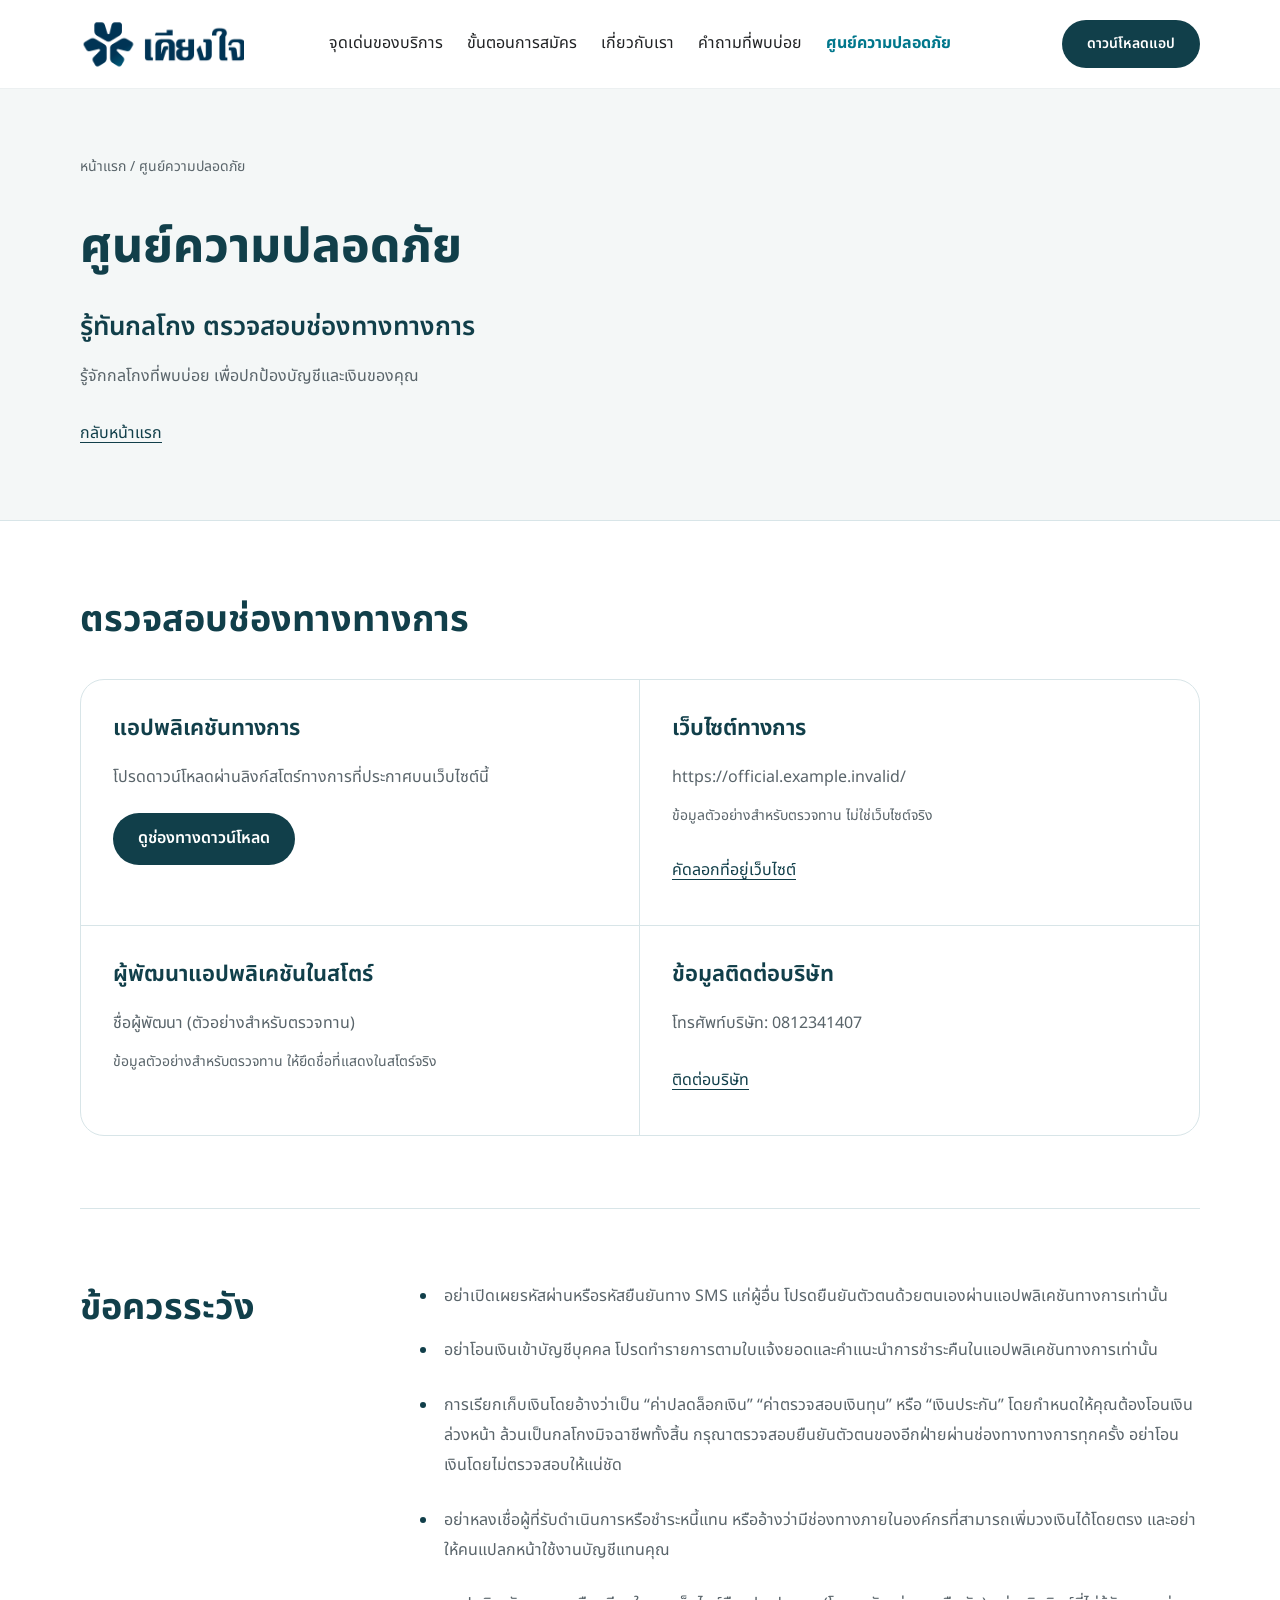
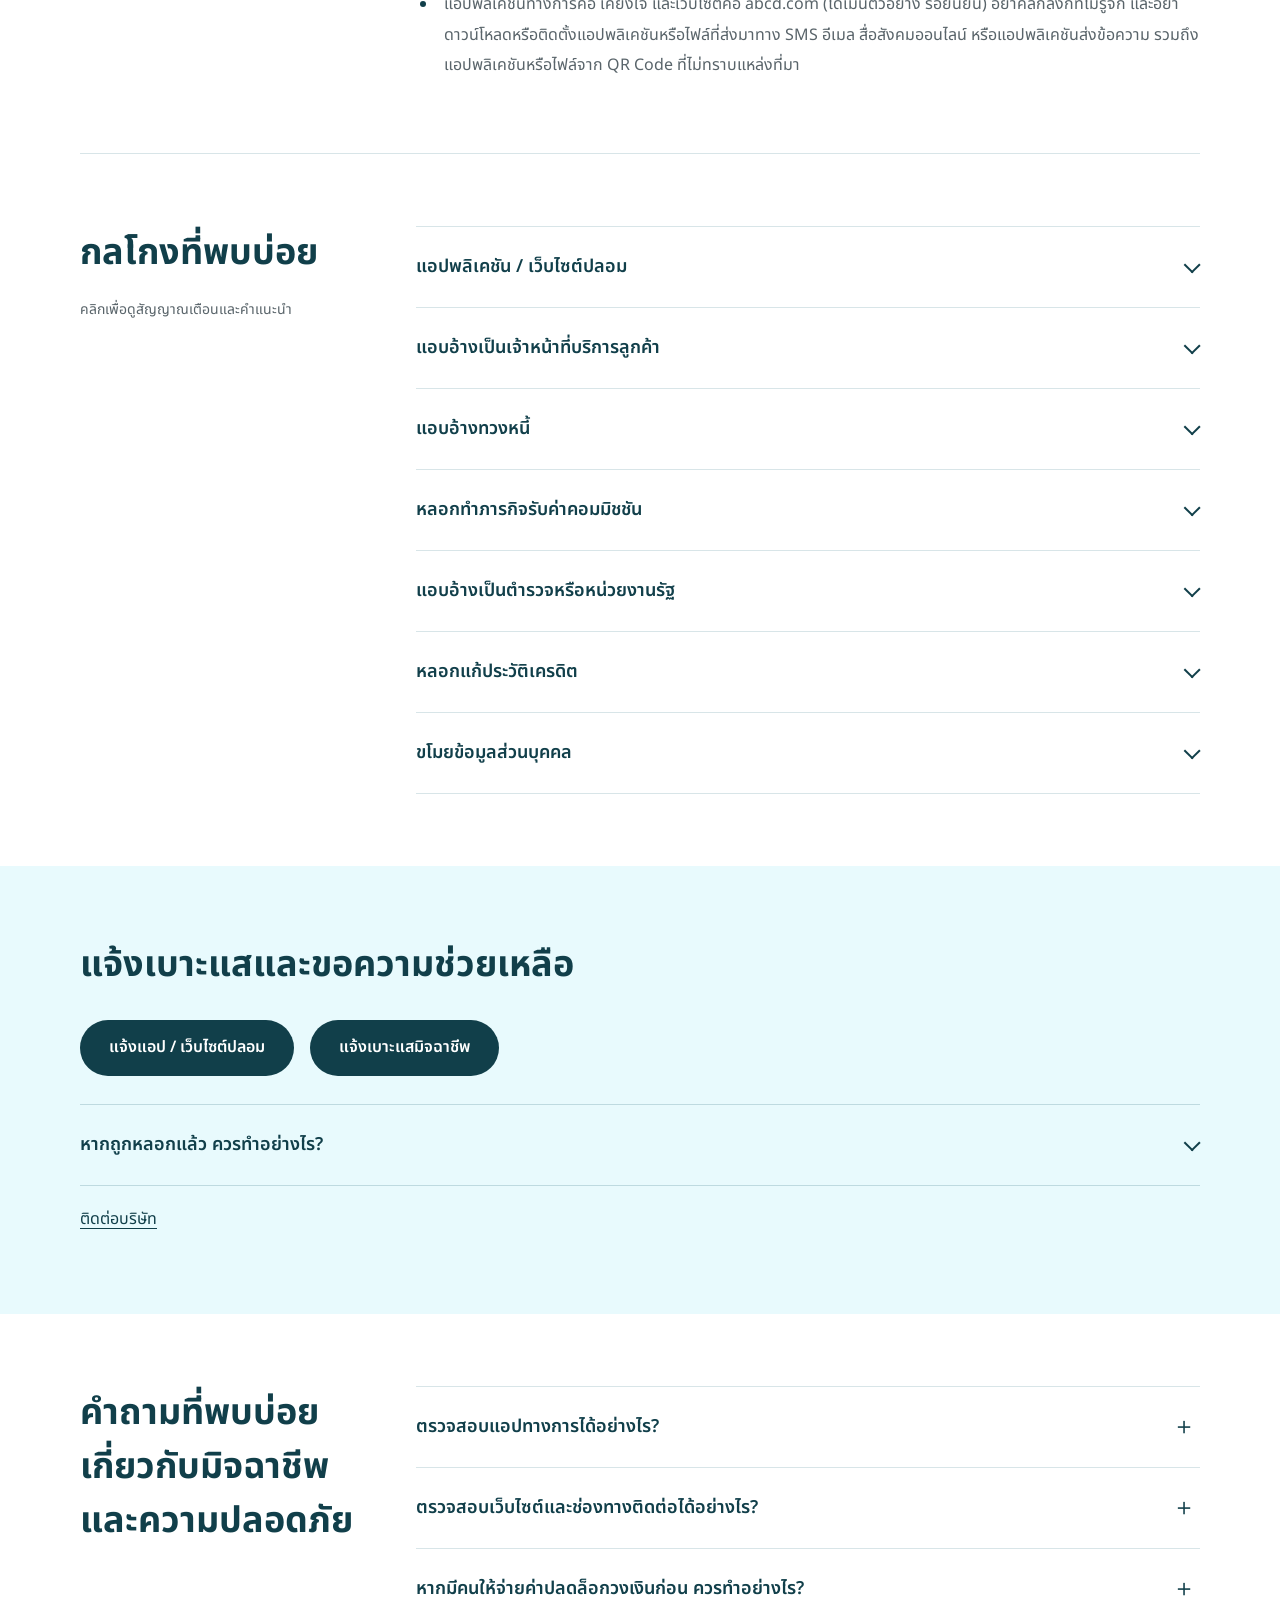
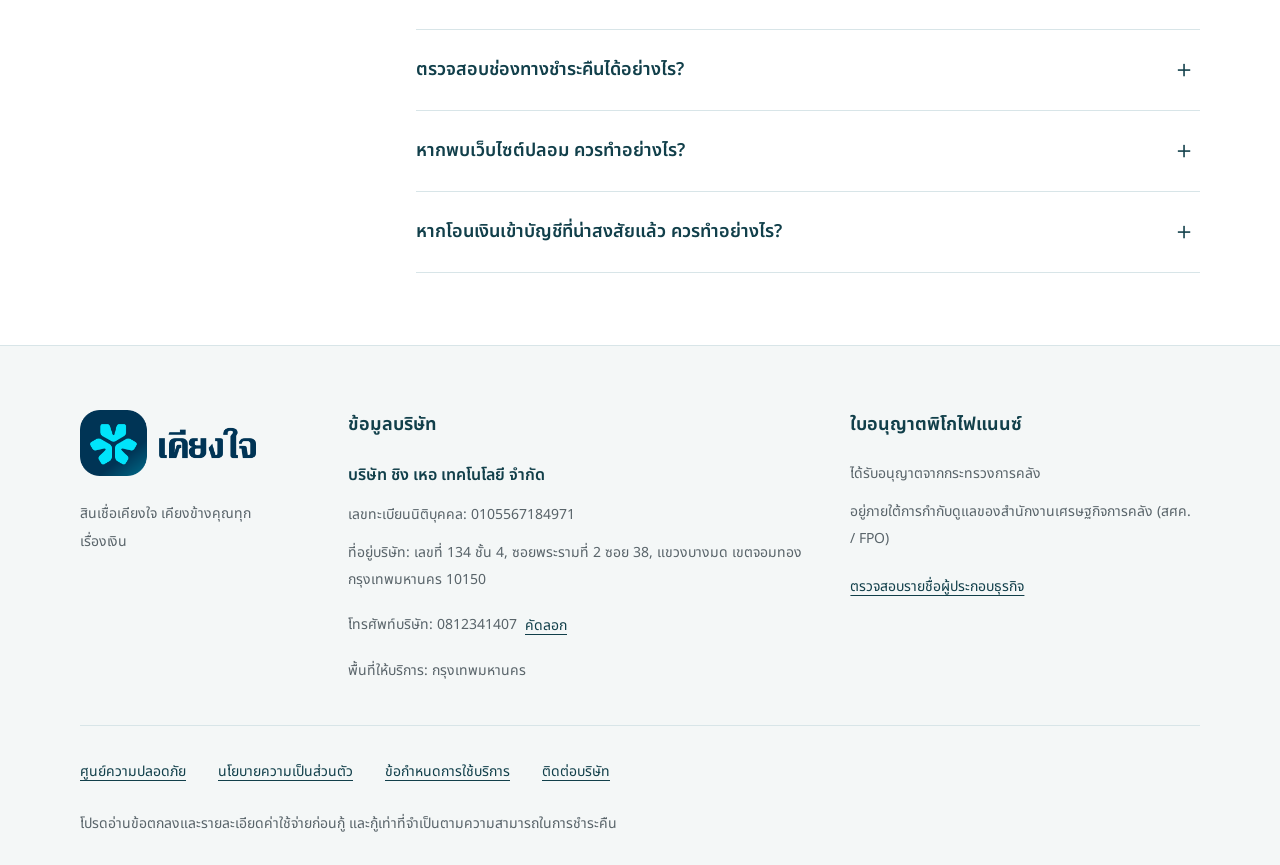
<file: security.html>
<!doctype html>
<html lang="th"><head><meta charset="utf-8"><meta name="viewport" content="width=device-width,initial-scale=1">
<meta name="robots" content="noindex,nofollow"><meta name="description" content="เคียงใจ สินเชื่อผ่านแอปพลิเคชัน สมัครออนไลน์ทุกขั้นตอน ดูข้อมูลผลิตภัณฑ์และช่องทางทางการ">
<meta name="theme-color" content="#44E0F8"><meta http-equiv="Content-Security-Policy" content="default-src 'self'; script-src 'self'; style-src 'self'; img-src 'self' data:; font-src 'self'; connect-src 'none'; object-src 'none'; base-uri 'self'; form-action 'none'">
<title>ศูนย์ความปลอดภัย — เคียงใจ</title><link rel="icon" href="assets/brand/app-icon.png" type="image/png">
<link rel="preload" href="assets/fonts/NotoSansThai-Variable.ttf" as="font" type="font/ttf" crossorigin>
<link rel="stylesheet" href="assets/base.css?v=60435ca31ea6"><link rel="stylesheet" href="assets/redesign.css?v=60435ca31ea6"><link rel="stylesheet" href="assets/homepage.css?v=60435ca31ea6"><link rel="stylesheet" href="assets/secondary.css?v=60435ca31ea6"><script src="assets/app.js?v=60435ca31ea6" defer></script></head>
<body><a class="skip-link" href="#main">ข้ามไปยังเนื้อหา</a><div id="kiangjai-v1">
<header class="site-header"><div class="shell header-inner">
<a class="brand-logo" href="index.html" aria-label="เคียงใจ — หน้าแรก"><img src="assets/brand/logo-wordmark.png" alt="เคียงใจ" width="368" height="128"></a>
<button class="menu-toggle" type="button" aria-controls="main-nav" aria-expanded="false" aria-label="เปิดเมนู"><svg class="icon" aria-hidden="true" focusable="false" xmlns="http://www.w3.org/2000/svg" width="1em" height="1em" viewBox="0 0 24 24"><path fill="none" stroke="currentColor" stroke-linecap="round" stroke-linejoin="round" stroke-width="2" d="M4 5h16M4 12h16M4 19h16"/></svg><span>เมนู</span></button>
<nav id="main-nav" aria-label="เมนูหลัก"><a href="index.html#kj-benefits">จุดเด่นของบริการ</a><a href="index.html#kj-steps">ขั้นตอนการสมัคร</a><a href="index.html#kj-about">เกี่ยวกับเรา</a><a href="index.html#kj-faq">คำถามที่พบบ่อย</a><a href="security.html">ศูนย์ความปลอดภัย</a></nav>
<button class="button button-primary header-cta" type="button" data-download>ดาวน์โหลดแอป</button>

</div></header>
<main id="main" class="kj-security-view secondary-page security-page">
      <section class="kj-section kj-security-hero"><p class="kj-small"><span lang="th">หน้าแรก / ศูนย์ความปลอดภัย</span></p><h1><span lang="th">ศูนย์ความปลอดภัย</span></h1><h2><span lang="th">รู้ทันกลโกง ตรวจสอบช่องทางทางการ</span></h2><p><span lang="th">รู้จักกลโกงที่พบบ่อย เพื่อปกป้องบัญชีและเงินของคุณ</span></p><a class="kj-link" href="index.html"><span class="kjs-inline-wrap"><span lang="th">กลับหน้าแรก</span></span></a></section>
      <section class="kj-section" id="channels"><h2><span lang="th">ตรวจสอบช่องทางทางการ</span></h2>
        <div class="kj-security-channels"><article><h3><span lang="th">แอปพลิเคชันทางการ</span></h3><p><span lang="th">โปรดดาวน์โหลดผ่านลิงก์สโตร์ทางการที่ประกาศบนเว็บไซต์นี้</span></p><button class="kj-primary" type="button" data-download="security"><span class="kjs-inline-wrap"><span lang="th">ดูช่องทางดาวน์โหลด</span></span></button></article>
        <article id="kj-official-site-row"><h3><span lang="th">เว็บไซต์ทางการ</span></h3><p id="kj-official-site-value">https://official.example.invalid/</p><p class="kj-sample-note" data-review-sample=""><span lang="th">ข้อมูลตัวอย่างสำหรับตรวจทาน ไม่ใช่เว็บไซต์จริง</span></p><button class="kj-link" type="button" data-copy-security="website"><span class="kjs-inline-wrap"><span lang="th">คัดลอกที่อยู่เว็บไซต์</span></span></button></article>
        <article id="kj-publisher-row"><h3><span lang="th">ผู้พัฒนาแอปพลิเคชันในสโตร์</span></h3><p id="kj-publisher-value">ชื่อผู้พัฒนา (ตัวอย่างสำหรับตรวจทาน)</p><p class="kj-sample-note" data-review-sample=""><span lang="th">ข้อมูลตัวอย่างสำหรับตรวจทาน ให้ยึดชื่อที่แสดงในสโตร์จริง</span></p></article>
        <article><h3><span lang="th">ข้อมูลติดต่อบริษัท</span></h3><p><span lang="th">โทรศัพท์บริษัท: </span><span data-phone="">0812341407</span></p><button class="kj-link" type="button" data-contact="security"><span class="kjs-inline-wrap"><span lang="th">ติดต่อบริษัท</span></span></button></article></div>
        <p id="kj-identity-pending" class="kj-small" hidden=""><span lang="th">โดเมนเว็บไซต์ทางการและข้อมูลผู้พัฒนาแอปในสโตร์จะประกาศก่อนเปิดให้บริการอย่างเป็นทางการ</span></p>
      </section>
      <section class="kj-section" id="reminders"><h2><span lang="th">ข้อควรระวัง</span></h2><ul class="kj-safety-list"><li><span lang="th">อย่าเปิดเผยรหัสผ่านหรือรหัสยืนยันทาง SMS แก่ผู้อื่น โปรดยืนยันตัวตนด้วยตนเองผ่านแอปพลิเคชันทางการเท่านั้น</span></li><li><span lang="th">อย่าโอนเงินเข้าบัญชีบุคคล โปรดทำรายการตามใบแจ้งยอดและคำแนะนำการชำระคืนในแอปพลิเคชันทางการเท่านั้น</span></li><li><span lang="th">การเรียกเก็บเงินโดยอ้างว่าเป็น “ค่าปลดล็อกเงิน” “ค่าตรวจสอบเงินทุน” หรือ “เงินประกัน” โดยกำหนดให้คุณต้องโอนเงินล่วงหน้า ล้วนเป็นกลโกงมิจฉาชีพทั้งสิ้น กรุณาตรวจสอบยืนยันตัวตนของอีกฝ่ายผ่านช่องทางทางการทุกครั้ง อย่าโอนเงินโดยไม่ตรวจสอบให้แน่ชัด</span></li><li><span lang="th">อย่าหลงเชื่อผู้ที่รับดำเนินการหรือชำระหนี้แทน หรืออ้างว่ามีช่องทางภายในองค์กรที่สามารถเพิ่มวงเงินได้โดยตรง และอย่าให้คนแปลกหน้าใช้งานบัญชีแทนคุณ</span></li><li><span lang="th">แอปพลิเคชันทางการคือ เคียงใจ และเว็บไซต์คือ abcd.com (โดเมนตัวอย่าง รอยืนยัน) อย่าคลิกลิงก์ที่ไม่รู้จัก และอย่าดาวน์โหลดหรือติดตั้งแอปพลิเคชันหรือไฟล์ที่ส่งมาทาง SMS อีเมล สื่อสังคมออนไลน์ หรือแอปพลิเคชันส่งข้อความ รวมถึงแอปพลิเคชันหรือไฟล์จาก QR Code ที่ไม่ทราบแหล่งที่มา</span></li></ul></section>
      <section class="kj-section" id="scams"><h2><span lang="th">กลโกงที่พบบ่อย</span></h2><p class="kj-small"><span lang="th">คลิกเพื่อดูสัญญาณเตือนและคำแนะนำ</span></p><div class="kj-scam-list">
        <details name="kj-scams"><summary><span class="kjs-inline-wrap"><span lang="th">แอปพลิเคชัน / เว็บไซต์ปลอม</span></span></summary><p><strong><span lang="th">สัญญาณเตือน: </span></strong><span lang="th">แอบอ้างชื่อแบรนด์ ส่งไฟล์ติดตั้งผ่านลิงก์ที่ไม่รู้จัก หรือใช้ที่อยู่เว็บไซต์ที่คล้ายของจริงมากเพื่อหลอกให้ดาวน์โหลด</span></p><p><strong><span lang="th">คำแนะนำ: </span></strong><span lang="th">ดาวน์โหลดผ่านลิงก์สโตร์ที่ประกาศบนเว็บไซต์นี้เท่านั้น ก่อนดาวน์โหลดต้องตรวจสอบโดเมนทางการและชื่อผู้พัฒนา</span></p></details>
        <details name="kj-scams"><summary><span class="kjs-inline-wrap"><span lang="th">แอบอ้างเป็นเจ้าหน้าที่บริการลูกค้า</span></span></summary><p><strong><span lang="th">สัญญาณเตือน: </span></strong><span lang="th">อ้างเป็นเจ้าหน้าที่เพื่อขอรหัสยืนยัน รหัสผ่าน หรือให้โอนเงินก่อนจึงจะดำเนินการให้</span></p><p><strong><span lang="th">คำแนะนำ: </span></strong><span lang="th">หยุดดำเนินการทันที ทางบริษัทจะไม่ขอรหัสยืนยันหรือรหัสผ่าน และจะไม่ให้โอนเงินเข้าบัญชีส่วนบุคคลโดยเด็ดขาด กรุณาอย่าให้ข้อมูลใด ๆ แก่อีกฝ่าย ให้ติดต่อเราด้วยตนเองผ่านช่องทางทางการที่ประกาศบนหน้านี้เพื่อตรวจสอบ</span></p></details>
        <details name="kj-scams"><summary><span class="kjs-inline-wrap"><span lang="th">แอบอ้างทวงหนี้</span></span></summary><p><strong><span lang="th">สัญญาณเตือน: </span></strong><span lang="th">อ้างว่าทวงหนี้ และให้ชำระเข้าบัญชีบุคคลที่ส่งมาทางแชต</span></p><p><strong><span lang="th">คำแนะนำ: </span></strong><span lang="th">เปิดแอปพลิเคชันทางการเพื่อตรวจสอบใบแจ้งยอดและช่องทางชำระคืน ทำรายการตามวิธีชำระคืนที่แสดงในแอปพลิเคชันเท่านั้น และอย่าโอนเงินเข้าบัญชีที่ไม่รู้จัก</span></p></details>
        <details name="kj-scams"><summary><span class="kjs-inline-wrap"><span lang="th">หลอกทำภารกิจรับค่าคอมมิชชัน</span></span></summary><p><strong><span lang="th">สัญญาณเตือน: </span></strong><span lang="th">ใช้คำชวนเชื่อว่า “หารายได้เสริม” หรือ “รับผลตอบแทนสูง” เพื่อให้สำรองจ่าย ทำรายการสั่งซื้อปลอม หรือโอนเงินเพิ่มเรื่อย ๆ โดยอ้างว่าต้องทำเช่นนี้จึงจะ “ปลดล็อกการถอนเงิน” ได้</span></p><p><strong><span lang="th">คำแนะนำ: </span></strong><span lang="th">การให้จ่ายเงินก่อนจึงจะได้รับผลตอบแทนล้วนเป็นการหลอกลวง อย่าโอนเงินต่อเนื่องเพื่อทำภารกิจจากคนที่ไม่รู้จัก</span></p></details>
        <details name="kj-scams"><summary><span class="kjs-inline-wrap"><span lang="th">แอบอ้างเป็นตำรวจหรือหน่วยงานรัฐ</span></span></summary><p><strong><span lang="th">สัญญาณเตือน: </span></strong><span lang="th">แอบอ้างเป็นตำรวจ เจ้าหน้าที่ศาล หรือหน่วยงานรัฐ โดยโกหกว่าคุณ “เกี่ยวข้องกับคดี” หรือ “บัญชีผิดปกติ” และให้โอนเงินไปยังสิ่งที่อ้างว่าเป็น “บัญชีปลอดภัย” เพื่อตรวจสอบ</span></p><p><strong><span lang="th">คำแนะนำ: </span></strong><span lang="th">ตำรวจ อัยการ และศาลจะไม่ให้คุณโอนเงินเข้าบัญชีที่อ้างว่าเป็น “บัญชีปลอดภัย” ใด ๆ อย่าทำตามคำสั่งจากสายโทรศัพท์ที่ไม่รู้จัก ให้ติดต่อหน่วยงานนั้นผ่านช่องทางทางการเพื่อตรวจสอบด้วยตนเอง</span></p></details>
        <details name="kj-scams"><summary><span class="kjs-inline-wrap"><span lang="th">หลอกแก้ประวัติเครดิต</span></span></summary><p><strong><span lang="th">สัญญาณเตือน: </span></strong><span lang="th">อ้างว่า “จ่ายเงินแล้วลบประวัติเครดิตเสียได้” หรือ “เพิ่มวงเงินอย่างรวดเร็วผ่านช่องทางภายใน” เพื่อเรียกเก็บค่าดำเนินการหรือหลอกเอาข้อมูลบัญชีของคุณ</span></p><p><strong><span lang="th">คำแนะนำ: </span></strong><span lang="th">ไม่สามารถลบประวัติเครดิตด้วยการจ่ายเงินได้ การปรับวงเงินให้ยึดตามข้อมูลในแอปทางการ อย่าหลงเชื่อคำสัญญาว่าจ่ายเงินแล้วจะแก้ประวัติเครดิตได้ หรือรับประกันว่าจะเพิ่มวงเงินให้</span></p></details>
        <details name="kj-scams"><summary><span class="kjs-inline-wrap"><span lang="th">ขโมยข้อมูลส่วนบุคคล</span></span></summary><p><strong><span lang="th">สัญญาณเตือน: </span></strong><span lang="th">ใช้ข้ออ้างต่าง ๆ หลอกให้คุณให้ชื่อบัญชี รหัสผ่าน รหัสยืนยัน รูปถ่ายบัตรประชาชน หรือข้อมูลบัตรธนาคาร</span></p><p><strong><span lang="th">คำแนะนำ: </span></strong><span lang="th">รหัสยืนยันมีความสำคัญเทียบเท่ากับรหัสผ่าน ห้ามเปิดเผยให้ผู้อื่นทราบโดยเด็ดขาด ให้กรอกข้อมูลส่วนบุคคลเฉพาะในขั้นตอนการทำธุรกรรมที่จำเป็นภายในแอปพลิเคชันอย่างเป็นทางการเท่านั้น และห้ามส่งต่อข้อมูลยืนยันตัวตนให้บุคคลอื่นไม่ว่ากรณีใดก็ตาม</span></p></details>
      </div></section>
      <section class="kj-section" id="help"><h2><span lang="th">แจ้งเบาะแสและขอความช่วยเหลือ</span></h2><p id="kj-report-pending" hidden=""><span lang="th">ช่องทางรับแจ้งเบาะแสอยู่ระหว่างเตรียมเปิดให้บริการ หากพบสิ่งน่าสงสัย โปรดเก็บหลักฐานที่เกี่ยวข้องไว้ก่อน</span></p><div id="kj-report-actions" class="kj-security-actions"><button class="kj-primary" type="button" data-report="impersonation"><span class="kjs-inline-wrap"><span lang="th">แจ้งแอป / เว็บไซต์ปลอม</span></span></button><button class="kj-primary" type="button" data-report="fraud"><span class="kjs-inline-wrap"><span lang="th">แจ้งเบาะแสมิจฉาชีพ</span></span></button></div>
        <div id="kj-report-channel" class="kj-report-channel" hidden=""><h3 id="kj-report-topic"><span lang="th">แจ้งแอป / เว็บไซต์ปลอม</span></h3><p><span lang="th">โปรดแจ้งรายละเอียดผ่านช่องทางที่ประกาศไว้ด้านล่าง:</span></p><p id="kj-report-value">report@example.invalid</p><p class="kj-sample-note" data-review-sample=""><span lang="th">อีเมลตัวอย่างสำหรับตรวจทาน ไม่ใช่ช่องทางรับแจ้งจริง แบบจำลองนี้ไม่ส่งอีเมล</span></p><button class="kj-link" type="button" data-copy-security="report" id="kj-report-copy"><span class="kjs-inline-wrap"><span lang="th">คัดลอกช่องทางรับแจ้ง</span></span></button><a class="kj-link" id="kj-report-url" target="_blank" rel="noopener noreferrer" hidden=""><span class="kjs-inline-wrap"><span lang="th">ไปที่ช่องทางรับแจ้งทางการ</span></span></a><p class="kj-small"><span lang="th">โปรดเก็บลิงก์ที่น่าสงสัย บทสนทนา และหลักฐานการโอนเงินไว้ด้วยตนเอง อย่าให้รหัสผ่านหรือรหัสยืนยัน เว็บไซต์นี้ไม่มีแบบฟอร์มรับแจ้งหรือช่องทางอัปโหลดหลักฐาน</span></p></div>
        <details class="kj-help-guide"><summary><span class="kjs-inline-wrap"><span lang="th">หากถูกหลอกแล้ว ควรทำอย่างไร?</span></span></summary><ol><li><span lang="th">หยุดโอนเงินเพิ่ม และอย่าหลงเชื่อคำสัญญาว่าจ่ายเงินแล้วจะช่วยเรียกเงินคืนได้</span></li><li><span lang="th">เก็บบทสนทนา ลิงก์ที่น่าสงสัย และหลักฐานการโอนเงิน</span></li><li><span lang="th">รีบติดต่อธนาคารที่ใช้โอนเงินและช่องทางช่วยเหลือของหน่วยงานทางการไทย</span></li></ol></details><button class="kj-link" type="button" data-contact="security_help"><span class="kjs-inline-wrap"><span lang="th">ติดต่อบริษัท</span></span></button>
      </section>
      <section class="kj-section" id="security-faq"><h2><span lang="th">คำถามที่พบบ่อยเกี่ยวกับมิจฉาชีพและความปลอดภัย</span></h2><div class="kj-faq-list">
        <article><button type="button" class="kj-question" aria-expanded="false" aria-controls="kj-sf01" data-faq="SF01"><span class="kjs-inline-wrap"><span lang="th">ตรวจสอบแอปทางการได้อย่างไร?</span></span><span aria-hidden="true">＋</span></button><div class="kj-answer" id="kj-sf01" hidden=""><p><span lang="th">โปรดดาวน์โหลดแอปพลิเคชันเคียงใจผ่านลิงก์หรือ QR Code ที่เว็บไซต์ทางการนี้จัดให้เท่านั้น ก่อนติดตั้ง โปรดตรวจสอบชื่อแอปพลิเคชัน ตัวตนของผู้พัฒนา และข้อมูลที่แสดงในสโตร์ อย่าดาวน์โหลดหรือติดตั้งแอปพลิเคชันหรือไฟล์ที่ส่งมาทาง SMS อีเมล สื่อสังคมออนไลน์ หรือแอปพลิเคชันส่งข้อความ รวมถึงแอปพลิเคชันหรือไฟล์จาก QR Code ที่ไม่ทราบแหล่งที่มา</span></p></div></article>
        <article><button type="button" class="kj-question" aria-expanded="false" aria-controls="kj-sf02" data-faq="SF02"><span class="kjs-inline-wrap"><span lang="th">ตรวจสอบเว็บไซต์และช่องทางติดต่อได้อย่างไร?</span></span><span aria-hidden="true">＋</span></button><div class="kj-answer" id="kj-sf02" hidden=""><p><span lang="th">โปรดเชื่อถือเฉพาะเว็บไซต์และเคียงใจแอปพลิเคชันอย่างเป็นทางการ รวมถึงช่องทางต่าง ๆ ที่ระบุไว้อย่างชัดเจนผ่านช่องทางอย่างเป็นทางการเท่านั้น</span></p><a class="kj-link" href="security.html#channels"><span class="kjs-inline-wrap"><span lang="th">ดูช่องทางทางการ</span></span></a><p><span lang="th">อย่าเชื่อถือเว็บไซต์ บัญชีสื่อสังคมออนไลน์ หมายเลขโทรศัพท์ บัญชีแอปส่งข้อความ หรืออีเมลที่ไม่ได้ระบุไว้</span></p></div></article>
        <article><button type="button" class="kj-question" aria-expanded="false" aria-controls="kj-sf03" data-faq="SF03"><span class="kjs-inline-wrap"><span lang="th">หากมีคนให้จ่ายค่าปลดล็อกวงเงินก่อน ควรทำอย่างไร?</span></span><span aria-hidden="true">＋</span></button><div class="kj-answer" id="kj-sf03" hidden=""><p><span lang="th">หยุดโอนเงินทันที อย่าจ่ายเข้าบัญชีบุคคลใด ๆ ตรวจสอบตัวตนของอีกฝ่ายผ่านช่องทางทางการที่ประกาศบนหน้านี้ ค่าใช้จ่ายในการกู้จริงเป็นไปตามข้อมูลและข้อตกลงที่แสดงขณะยืนยันการกู้</span></p></div></article>
        <article><button type="button" class="kj-question" aria-expanded="false" aria-controls="kj-sf04" data-faq="SF04"><span class="kjs-inline-wrap"><span lang="th">ตรวจสอบช่องทางชำระคืนได้อย่างไร?</span></span><span aria-hidden="true">＋</span></button><div class="kj-answer" id="kj-sf04" hidden=""><p><span lang="th">ทำรายการตามใบแจ้งยอดและคำแนะนำการชำระคืนในแอปทางการเท่านั้น อย่าโอนเข้าบัญชีบุคคล อย่าจ่ายผ่านลิงก์ “ชำระหนี้แทน” ที่ส่งมาจากคนแปลกหน้า และอย่าสแกน QR Code ชำระเงินที่ไม่ทราบแหล่งที่มา</span></p></div></article>
        <article><button type="button" class="kj-question" aria-expanded="false" aria-controls="kj-sf05" data-faq="SF05"><span class="kjs-inline-wrap"><span lang="th">หากพบเว็บไซต์ปลอม ควรทำอย่างไร?</span></span><span aria-hidden="true">＋</span></button><div class="kj-answer" id="kj-sf05" hidden=""><p><span lang="th">หยุดกรอกรหัสผ่าน รหัสยืนยัน หรือส่งข้อมูลใด ๆ ทันที บันทึกภาพหน้าจอลิงก์และหน้าเว็บที่น่าสงสัย แล้วแจ้งเราผ่านช่องทางรับแจ้งที่ประกาศบนหน้านี้</span></p></div></article>
        <article><button type="button" class="kj-question" aria-expanded="false" aria-controls="kj-sf06" data-faq="SF06"><span class="kjs-inline-wrap"><span lang="th">หากโอนเงินเข้าบัญชีที่น่าสงสัยแล้ว ควรทำอย่างไร?</span></span><span aria-hidden="true">＋</span></button><div class="kj-answer" id="kj-sf06" hidden=""><p><span lang="th">หยุดโอนเงินเพิ่ม เก็บหลักฐานที่เกี่ยวข้อง ติดต่อธนาคารที่ใช้โอนเงินทันทีเพื่อขอระงับธุรกรรม พร้อมติดต่อช่องทางช่วยเหลือของหน่วยงานทางการไทย อย่าหลงเชื่อ “การหลอกซ้ำ” ที่รับประกันว่าจะเรียกเงินคืนได้ หรือเรียกเก็บเงินก่อนจึงจะช่วยเรียกเงินคืน</span></p></div></article>
      </div></section>
    </main>

<footer class="kj-footer">
      <div class="kj-footer-grid">
        <div class="kj-footer-brand"><p class="kj-footer-brand-name" lang="th"><img src="assets/brand/logo-horizontal.png" alt="เคียงใจ" width="632" height="240" loading="lazy"></p><p lang="th"><span lang="th">สินเชื่อเคียงใจ เคียงข้างคุณทุกเรื่องเงิน</span></p></div>
        <div class="kj-footer-company"><h2><span lang="th">ข้อมูลบริษัท</span></h2><p class="kj-company-name" lang="th"><span lang="th">บริษัท ชิง เหอ เทคโนโลยี จำกัด</span></p><p><span lang="th">เลขทะเบียนนิติบุคคล: 0105567184971</span></p><p lang="th"><span lang="th">ที่อยู่บริษัท: เลขที่ 134 ชั้น 4, ซอยพระรามที่ 2 ซอย 38, แขวงบางมด เขตจอมทอง กรุงเทพมหานคร 10150</span></p><p><span lang="th">โทรศัพท์บริษัท: </span><span data-phone="">0812341407</span> <button class="kj-link" type="button" data-copy-phone="footer"><span class="kjs-inline-wrap"><span lang="th">คัดลอก </span></span></button></p><p><span lang="th">พื้นที่ให้บริการ: กรุงเทพมหานคร</span></p></div>
        <section class="kj-footer-license" aria-label="ข้อมูลใบอนุญาตสินเชื่อพิโกไฟแนนซ์"><h2>ใบอนุญาตพิโกไฟแนนซ์</h2><p>ได้รับอนุญาตจากกระทรวงการคลัง</p><p>อยู่ภายใต้การกำกับดูแลของสำนักงานเศรษฐกิจการคลัง (สศค. / FPO)</p><a class="kj-link" href="https://www.1359.go.th/picodoc/pico_public/" target="_blank" rel="noopener noreferrer">ตรวจสอบรายชื่อผู้ประกอบธุรกิจ</a></section>
      </div>
      <div class="kj-footer-bottom"><nav aria-label="เมนูส่วนท้ายเว็บไซต์"><a class="kj-link" href="security.html"><span class="kjs-inline-wrap"><span lang="th">ศูนย์ความปลอดภัย </span></span></a><a class="kj-link" href="privacy.html"><span class="kjs-inline-wrap"><span lang="th">นโยบายความเป็นส่วนตัว </span></span></a><a class="kj-link" href="terms.html"><span class="kjs-inline-wrap"><span lang="th">ข้อกำหนดการใช้บริการ </span></span></a><button class="kj-link" type="button" data-contact="footer"><span class="kjs-inline-wrap"><span lang="th">ติดต่อบริษัท </span></span></button></nav><p class="kj-small"><span lang="th">โปรดอ่านข้อตกลงและรายละเอียดค่าใช้จ่ายก่อนกู้ และกู้เท่าที่จำเป็นตามความสามารถในการชำระคืน</span></p></div>
    </footer>
<dialog id="download-dialog" class="kj-dialog" aria-labelledby="kj-download-title"><div class="kj-dialog-heading"><h2 id="kj-download-title"><span lang="th">ดาวน์โหลดเคียงใจ</span></h2><button type="button" class="kj-close" data-close="download" aria-label="ปิดหน้าต่างดาวน์โหลด">×</button></div><div id="kj-download-closed" hidden=""><h3><span lang="th">แอปจะเปิดให้บริการเร็ว ๆ นี้</span></h3><p><span lang="th">เมื่อเปิดให้ดาวน์โหลดแล้ว คุณสามารถดาวน์โหลดแอปทางการได้จากหน้านี้</span></p><div class="kj-platform-pending"><p><span lang="th">Android: เร็ว ๆ นี้</span></p><p><span lang="th">iOS: เร็ว ๆ นี้</span></p></div><button class="kj-primary" type="button" data-close="download"><span class="kjs-inline-wrap"><span lang="th">รับทราบ</span></span></button></div><div id="kj-download-ready"><p><span lang="th">เลือกช่องทางดาวน์โหลด หรือใช้โทรศัพท์สแกน QR Code ของระบบปฏิบัติการที่ต้องการ</span></p><div class="kj-platform-grid"><article><h3><span lang="th">สำหรับ Android</span></h3><div id="kj-android-ready"><button class="kj-primary" type="button" data-store="android"><span class="kjs-inline-wrap"><span lang="th">ไปที่ Google Play</span></span></button><div class="kj-qr-placeholder"><span lang="th">ตัวอย่าง QR Code</span><br><span lang="th">สแกนไม่ได้</span></div></div><p id="kj-android-pending" hidden=""><span lang="th">Android: เร็ว ๆ นี้</span></p></article><article><h3><span lang="th">สำหรับ iOS</span></h3><div id="kj-ios-ready"><button class="kj-primary" type="button" data-store="ios"><span class="kjs-inline-wrap"><span lang="th">ไปที่ App Store</span></span></button><div class="kj-qr-placeholder"><span lang="th">ตัวอย่าง QR Code</span><br><span lang="th">สแกนไม่ได้</span></div></div><p id="kj-ios-pending" hidden=""><span lang="th">iOS: เร็ว ๆ นี้</span></p></article></div></div><p class="kj-download-safety"><span id="kj-dialog-download-safety"><span lang="th">โปรดดาวน์โหลดผ่านลิงก์ทางการของ Google Play หรือ App Store ที่ประกาศบนเว็บไซต์นี้ อย่าติดตั้งแอปจากลิงก์ที่ไม่รู้จัก</span></span></p><p class="kj-dialog-feedback" id="kj-store-feedback" role="status" aria-live="polite"></p></dialog>
<dialog id="contact-dialog" class="kj-dialog kj-contact-dialog" aria-labelledby="kj-contact-title"><div class="kj-dialog-heading"><h2 id="kj-contact-title"><span lang="th">ติดต่อบริษัท</span></h2><button type="button" class="kj-close" data-close="contact" aria-label="ปิดหน้าต่างติดต่อบริษัท">×</button></div><p><span lang="th">โทรศัพท์บริษัท</span></p><p class="kj-phone-display contact-number" data-phone="">0812341407</p><button class="kj-primary" type="button" data-copy-phone="contact"><span class="kjs-inline-wrap"><span lang="th">คัดลอกหมายเลขโทรศัพท์ </span></span></button><p id="kj-copy-feedback" class="kj-dialog-feedback" role="status" aria-live="polite"></p></dialog>
<div id="toast" class="kj-toast" role="status" aria-live="polite" hidden></div>

</div></body></html>
</file>
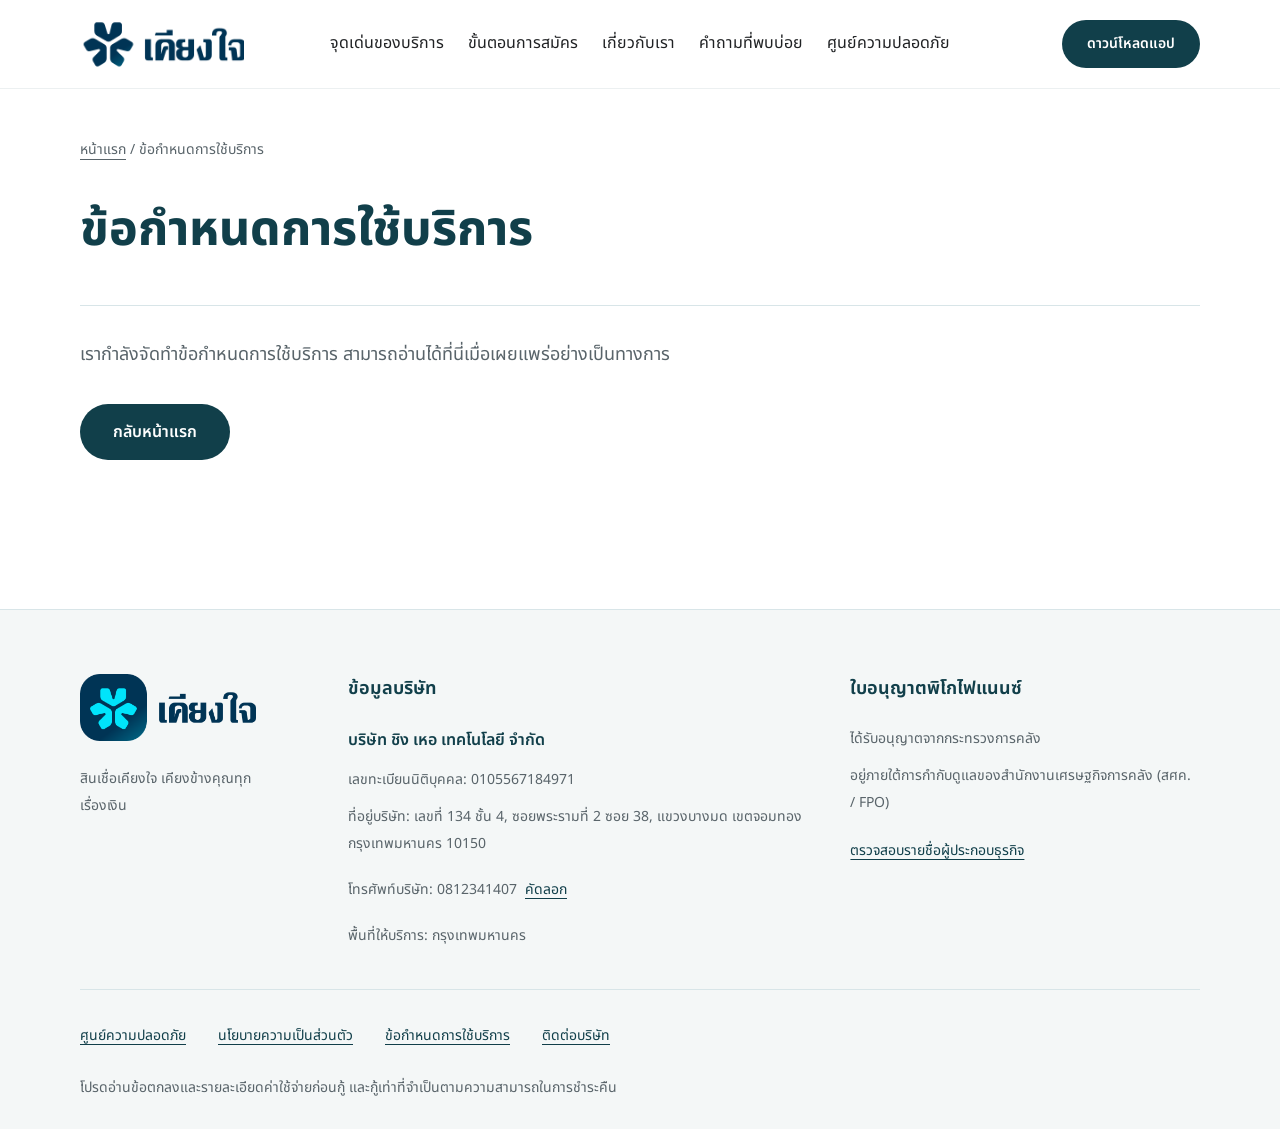
<file: terms.html>
<!doctype html>
<html lang="th"><head><meta charset="utf-8"><meta name="viewport" content="width=device-width,initial-scale=1">
<meta name="robots" content="noindex,nofollow"><meta name="description" content="เคียงใจ สินเชื่อผ่านแอปพลิเคชัน สมัครออนไลน์ทุกขั้นตอน ดูข้อมูลผลิตภัณฑ์และช่องทางทางการ">
<meta name="theme-color" content="#44E0F8"><meta http-equiv="Content-Security-Policy" content="default-src 'self'; script-src 'self'; style-src 'self'; img-src 'self' data:; font-src 'self'; connect-src 'none'; object-src 'none'; base-uri 'self'; form-action 'none'">
<title>ข้อกำหนดการใช้บริการ — เคียงใจ</title><link rel="icon" href="assets/brand/app-icon.png" type="image/png">
<link rel="preload" href="assets/fonts/NotoSansThai-Variable.ttf" as="font" type="font/ttf" crossorigin>
<link rel="stylesheet" href="assets/base.css?v=60435ca31ea6"><link rel="stylesheet" href="assets/redesign.css?v=60435ca31ea6"><link rel="stylesheet" href="assets/homepage.css?v=60435ca31ea6"><link rel="stylesheet" href="assets/secondary.css?v=60435ca31ea6"><script src="assets/app.js?v=60435ca31ea6" defer></script></head>
<body><a class="skip-link" href="#main">ข้ามไปยังเนื้อหา</a><div id="kiangjai-v1">
<header class="site-header"><div class="shell header-inner">
<a class="brand-logo" href="index.html" aria-label="เคียงใจ — หน้าแรก"><img src="assets/brand/logo-wordmark.png" alt="เคียงใจ" width="368" height="128"></a>
<button class="menu-toggle" type="button" aria-controls="main-nav" aria-expanded="false" aria-label="เปิดเมนู"><svg class="icon" aria-hidden="true" focusable="false" xmlns="http://www.w3.org/2000/svg" width="1em" height="1em" viewBox="0 0 24 24"><path fill="none" stroke="currentColor" stroke-linecap="round" stroke-linejoin="round" stroke-width="2" d="M4 5h16M4 12h16M4 19h16"/></svg><span>เมนู</span></button>
<nav id="main-nav" aria-label="เมนูหลัก"><a href="index.html#kj-benefits">จุดเด่นของบริการ</a><a href="index.html#kj-steps">ขั้นตอนการสมัคร</a><a href="index.html#kj-about">เกี่ยวกับเรา</a><a href="index.html#kj-faq">คำถามที่พบบ่อย</a><a href="security.html">ศูนย์ความปลอดภัย</a></nav>
<button class="button button-primary header-cta" type="button" data-download>ดาวน์โหลดแอป</button>

</div></header>
<main class="kj-policy-view secondary-page terms-page" id="main"><p class="breadcrumb"><a href="index.html">หน้าแรก</a> / ข้อกำหนดการใช้บริการ</p><h1>ข้อกำหนดการใช้บริการ</h1><section class="kj-policy-empty"><p>เรากำลังจัดทำข้อกำหนดการใช้บริการ สามารถอ่านได้ที่นี่เมื่อเผยแพร่อย่างเป็นทางการ</p><a class="kj-primary" href="index.html">กลับหน้าแรก</a></section></main>

<footer class="kj-footer">
      <div class="kj-footer-grid">
        <div class="kj-footer-brand"><p class="kj-footer-brand-name" lang="th"><img src="assets/brand/logo-horizontal.png" alt="เคียงใจ" width="632" height="240" loading="lazy"></p><p lang="th"><span lang="th">สินเชื่อเคียงใจ เคียงข้างคุณทุกเรื่องเงิน</span></p></div>
        <div class="kj-footer-company"><h2><span lang="th">ข้อมูลบริษัท</span></h2><p class="kj-company-name" lang="th"><span lang="th">บริษัท ชิง เหอ เทคโนโลยี จำกัด</span></p><p><span lang="th">เลขทะเบียนนิติบุคคล: 0105567184971</span></p><p lang="th"><span lang="th">ที่อยู่บริษัท: เลขที่ 134 ชั้น 4, ซอยพระรามที่ 2 ซอย 38, แขวงบางมด เขตจอมทอง กรุงเทพมหานคร 10150</span></p><p><span lang="th">โทรศัพท์บริษัท: </span><span data-phone="">0812341407</span> <button class="kj-link" type="button" data-copy-phone="footer"><span class="kjs-inline-wrap"><span lang="th">คัดลอก </span></span></button></p><p><span lang="th">พื้นที่ให้บริการ: กรุงเทพมหานคร</span></p></div>
        <section class="kj-footer-license" aria-label="ข้อมูลใบอนุญาตสินเชื่อพิโกไฟแนนซ์"><h2>ใบอนุญาตพิโกไฟแนนซ์</h2><p>ได้รับอนุญาตจากกระทรวงการคลัง</p><p>อยู่ภายใต้การกำกับดูแลของสำนักงานเศรษฐกิจการคลัง (สศค. / FPO)</p><a class="kj-link" href="https://www.1359.go.th/picodoc/pico_public/" target="_blank" rel="noopener noreferrer">ตรวจสอบรายชื่อผู้ประกอบธุรกิจ</a></section>
      </div>
      <div class="kj-footer-bottom"><nav aria-label="เมนูส่วนท้ายเว็บไซต์"><a class="kj-link" href="security.html"><span class="kjs-inline-wrap"><span lang="th">ศูนย์ความปลอดภัย </span></span></a><a class="kj-link" href="privacy.html"><span class="kjs-inline-wrap"><span lang="th">นโยบายความเป็นส่วนตัว </span></span></a><a class="kj-link" href="terms.html"><span class="kjs-inline-wrap"><span lang="th">ข้อกำหนดการใช้บริการ </span></span></a><button class="kj-link" type="button" data-contact="footer"><span class="kjs-inline-wrap"><span lang="th">ติดต่อบริษัท </span></span></button></nav><p class="kj-small"><span lang="th">โปรดอ่านข้อตกลงและรายละเอียดค่าใช้จ่ายก่อนกู้ และกู้เท่าที่จำเป็นตามความสามารถในการชำระคืน</span></p></div>
    </footer>
<dialog id="download-dialog" class="kj-dialog" aria-labelledby="kj-download-title"><div class="kj-dialog-heading"><h2 id="kj-download-title"><span lang="th">ดาวน์โหลดเคียงใจ</span></h2><button type="button" class="kj-close" data-close="download" aria-label="ปิดหน้าต่างดาวน์โหลด">×</button></div><div id="kj-download-closed" hidden=""><h3><span lang="th">แอปจะเปิดให้บริการเร็ว ๆ นี้</span></h3><p><span lang="th">เมื่อเปิดให้ดาวน์โหลดแล้ว คุณสามารถดาวน์โหลดแอปทางการได้จากหน้านี้</span></p><div class="kj-platform-pending"><p><span lang="th">Android: เร็ว ๆ นี้</span></p><p><span lang="th">iOS: เร็ว ๆ นี้</span></p></div><button class="kj-primary" type="button" data-close="download"><span class="kjs-inline-wrap"><span lang="th">รับทราบ</span></span></button></div><div id="kj-download-ready"><p><span lang="th">เลือกช่องทางดาวน์โหลด หรือใช้โทรศัพท์สแกน QR Code ของระบบปฏิบัติการที่ต้องการ</span></p><div class="kj-platform-grid"><article><h3><span lang="th">สำหรับ Android</span></h3><div id="kj-android-ready"><button class="kj-primary" type="button" data-store="android"><span class="kjs-inline-wrap"><span lang="th">ไปที่ Google Play</span></span></button><div class="kj-qr-placeholder"><span lang="th">ตัวอย่าง QR Code</span><br><span lang="th">สแกนไม่ได้</span></div></div><p id="kj-android-pending" hidden=""><span lang="th">Android: เร็ว ๆ นี้</span></p></article><article><h3><span lang="th">สำหรับ iOS</span></h3><div id="kj-ios-ready"><button class="kj-primary" type="button" data-store="ios"><span class="kjs-inline-wrap"><span lang="th">ไปที่ App Store</span></span></button><div class="kj-qr-placeholder"><span lang="th">ตัวอย่าง QR Code</span><br><span lang="th">สแกนไม่ได้</span></div></div><p id="kj-ios-pending" hidden=""><span lang="th">iOS: เร็ว ๆ นี้</span></p></article></div></div><p class="kj-download-safety"><span id="kj-dialog-download-safety"><span lang="th">โปรดดาวน์โหลดผ่านลิงก์ทางการของ Google Play หรือ App Store ที่ประกาศบนเว็บไซต์นี้ อย่าติดตั้งแอปจากลิงก์ที่ไม่รู้จัก</span></span></p><p class="kj-dialog-feedback" id="kj-store-feedback" role="status" aria-live="polite"></p></dialog>
<dialog id="contact-dialog" class="kj-dialog kj-contact-dialog" aria-labelledby="kj-contact-title"><div class="kj-dialog-heading"><h2 id="kj-contact-title"><span lang="th">ติดต่อบริษัท</span></h2><button type="button" class="kj-close" data-close="contact" aria-label="ปิดหน้าต่างติดต่อบริษัท">×</button></div><p><span lang="th">โทรศัพท์บริษัท</span></p><p class="kj-phone-display contact-number" data-phone="">0812341407</p><button class="kj-primary" type="button" data-copy-phone="contact"><span class="kjs-inline-wrap"><span lang="th">คัดลอกหมายเลขโทรศัพท์ </span></span></button><p id="kj-copy-feedback" class="kj-dialog-feedback" role="status" aria-live="polite"></p></dialog>
<div id="toast" class="kj-toast" role="status" aria-live="polite" hidden></div>

</div></body></html>
</file>
<file: assets/base.css>
/* Shared foundations and supporting pages. Visual tokens and responsive layouts live in redesign.css. */
*{box-sizing:border-box}
body{margin:0}
[hidden]{display:none!important}
button,select{font:inherit;cursor:pointer}
button{color:inherit}
button,a,summary{touch-action:manipulation;-webkit-tap-highlight-color:transparent}
a{color:inherit;text-underline-offset:5px}
button:focus-visible,a:focus-visible,summary:focus-visible{outline:3px solid var(--ink);outline-offset:5px}
h1,h2,h3,p,figure,dl,dd{margin:0}
p+p{margin-top:10px}
.skip-link{position:fixed;top:-100px;left:20px;z-index:100;background:white;padding:12px 20px}
.skip-link:focus{top:10px}
#main-nav{display:flex;align-items:center;margin-left:auto}
#main-nav a{text-decoration:none;white-space:nowrap}
.kj-link{display:inline-flex;align-items:center;min-height:44px;border:0;background:none;padding:6px 0;color:var(--ink);font:inherit;text-decoration:underline;text-underline-offset:4px}
.kj-small{font-size:11px;color:var(--muted);line-height:1.9;margin-top:12px}
.kj-faq-list article{border-bottom:1px solid var(--line)}
.kj-question{display:flex;align-items:center;justify-content:space-between;width:100%;border:0;background:none;color:var(--ink);text-align:left}
.kj-question>span:last-child{flex-shrink:0}
.kj-answer{color:var(--muted)}
.kj-answer p+p{margin-top:12px}
.kj-footer{border-top:1px solid var(--line)}
.kj-footer-grid{display:grid;align-items:start}
.kj-footer-grid p{overflow-wrap:anywhere}
.kj-footer .kj-company-name{color:var(--ink)}
.kj-footer-bottom{border-top:1px solid var(--line)}
.kj-footer-bottom nav{display:flex;align-items:center;flex-wrap:wrap;margin-bottom:14px}
.kj-dialog{position:fixed;inset:0;margin:auto;max-height:calc(100dvh - 40px);max-width:540px;width:calc(100% - 40px);overflow:auto;overscroll-behavior:contain;border:1px solid var(--line);color:var(--text)}
.kj-dialog::backdrop{background:#031d28a6}
.kj-dialog-heading{display:flex;justify-content:space-between;align-items:center;gap:24px;margin-bottom:24px}
.kj-dialog h3{margin:20px 0 10px}
.kj-close{width:44px;height:44px;min-height:44px;flex-shrink:0;border-radius:50%;font-size:24px;line-height:1;cursor:pointer}
.status-label{display:inline-block;padding:4px 11px;border:1px solid;border-radius:5px;color:var(--ink)}
.pending-platforms{display:grid;gap:8px;padding:17px;margin:20px 0}
.contact-number{font-size:30px;letter-spacing:-.6px;color:var(--ink);margin-block:12px}
.kj-toast{position:fixed;bottom:24px;left:50%;transform:translateX(-50%);max-width:calc(100% - 32px);width:max-content;z-index:50;padding:14px 22px;border-radius:12px;background:var(--ink);color:white}
.kj-security-hero>p{max-width:850px;color:var(--muted)}
.kj-security-channels{display:grid;grid-template-columns:repeat(2,minmax(0,1fr));gap:24px}
.kj-security-channels article{border:1px solid var(--line);min-width:0;overflow-wrap:anywhere}
.kj-security-channels h3{margin-bottom:14px}
.kj-security-channels p{font-size:14px;color:var(--muted)}
.kj-security-actions{display:flex;gap:24px;align-items:center;flex-wrap:wrap;margin-top:18px}
.kj-safety-list{padding-left:22px;color:var(--muted)}
.kj-safety-list li+li{margin-top:20px}
.kj-scam-list{display:grid;grid-template-columns:repeat(2,minmax(0,1fr));gap:20px;align-items:start;margin-top:28px}
.kj-scam-list details{border:1px solid var(--line)}
.kj-scam-list summary{cursor:pointer;font-weight:500;color:var(--ink);min-height:32px}
.kj-scam-list p{color:var(--muted);margin-top:16px}
.kj-help-guide{padding:24px 0;margin:22px 0;border-block:1px solid var(--line)}
.kj-help-guide h3{font-size:20px;margin-bottom:15px}
.kj-help-guide p,.kj-help-guide li{font-size:14px;line-height:2;color:var(--muted)}
.kj-report-channel{padding:22px;background:var(--cyan-soft);border-radius:12px}
.secondary-page .kj-section>p{font-size:14px;line-height:2;color:var(--muted)}
.kj-policy-view{margin-inline:auto;min-height:650px}
.breadcrumb{font-size:11px;color:var(--muted);margin-bottom:50px}
.kj-policy-empty{padding-top:30px;margin-top:28px;border-top:1px solid var(--line)}
.kj-policy-empty h2{margin:22px 0 12px}
.kj-policy-empty p{font-size:14px;line-height:2;color:var(--muted);max-width:650px}
.kj-policy-empty .kj-primary{margin-top:28px}
</file>
<file: assets/redesign.css>
@font-face {
  font-family:'Noto Sans Thai';
  src:url('fonts/NotoSansThai-Variable.ttf') format('truetype');
  font-weight:100 900;
  font-style:normal;
  font-display:swap;
}
:root {
  --brand:#44e0f8;
  --ink:#113f4a;
  --text:#202224;
  --muted:#59646a;
  --paper:#fff;
  --surface:#f4f7f7;
  --cyan-soft:#e8fafd;
  --line:#d8e5e8;
  --cream:var(--surface);
  --font:'Noto Sans Thai',Tahoma,sans-serif;
  --content-width:1120px;
  --gutter:40px;
  --space-1:8px;
  --space-2:16px;
  --space-3:24px;
  --space-4:32px;
  --space-5:40px;
  --space-6:48px;
  --section-space:80px;
  --radius:24px;
  --font-body:16px;
  --font-caption:14px;
  --font-small:12px;
  --font-h2:64px;
  --font-h3:24px;
  --accent:var(--ink);
  --accent-dark:#215b68;
  --sub:var(--muted);
  font-family:var(--font);
  font-synthesis:none;
}
html {
  scroll-behavior:smooth;
  scroll-padding-top:112px;
}
body {
  color:var(--text);
  background:var(--paper);
  font:400 16px/1.85 var(--font);
  -webkit-font-smoothing:antialiased;
}
h1,h2,h3 {
  font-weight:650;
  line-height:1.5;
  letter-spacing:0;
  color:var(--ink);
}
h2 {
  font-size:var(--font-h2);
  text-wrap:balance;
}
h3 {
  font-size:var(--font-h3);
  text-wrap:balance;
}
img {
  display:block;
  max-width:100%;
  height:auto;
}
svg {
  flex-shrink:0;
}
button,input,select,textarea {
  font-family:var(--font);
}
.icon {
  width:24px;
  height:24px;
  vertical-align:middle;
}
.shell {
  width:min(var(--content-width),calc(100% - var(--gutter)*2));
  margin-inline:auto;
}
.section {
  padding-block:var(--section-space);
}
.section-heading {
  margin-bottom:64px;
  text-align:center;
}
.section-heading h2 {
  margin:0;
}
.small-note,.kj-small {
  font-size:12px;
  line-height:1.9;
  color:var(--muted);
}
button:focus-visible,a:focus-visible,summary:focus-visible,.app-gallery:focus-visible {
  outline:3px solid #00778c;
  outline-offset:5px;
}
::selection {
  background:var(--brand);
  color:var(--ink);
}
.button,.kj-primary {
  display:inline-flex;
  align-items:center;
  justify-content:center;
  min-height:56px;
  padding:14px 32px;
  border:1px solid transparent;
  border-radius:999px;
  font:600 16px/1.6 var(--font);
  text-decoration:none;
  white-space:nowrap;
  transition:background .18s,color .18s,box-shadow .18s;
}
.button-primary,.button-dark,.kj-primary {
  background:var(--ink);
  color:white;
}
.button-primary:hover,.button-dark:hover,.kj-primary:hover {
  background:#215b68;
}
.button:active,.kj-primary:active {
  box-shadow:inset 0 0 0 3px #ffffff30;
}
.button-outline {
  background:white;
  color:var(--ink);
  border-color:#758e95;
}
.button-outline:hover {
  background:var(--cyan-soft);
}
.button-cyan {
  background:var(--brand);
  color:var(--ink);
}
.text-link {
  display:inline-flex;
  align-items:center;
  min-height:44px;
  color:var(--ink);
  font-size:14px;
  text-decoration:underline;
  text-underline-offset:5px;
  background:none;
  border:0;
  padding:0;
}
/* ATS reference: one compact header, one complete scene, one color navigation band. */
.site-header {
  position:sticky;
  top:0;
  z-index:20;
  background:white;
  border-bottom:1px solid #ecf0f1;
}
.header-inner {
  display:grid;
  grid-template-columns:176px minmax(0,1fr) 176px;
  align-items:center;
  gap:24px;
  min-height:88px;
  padding:0;
}
.brand-logo {
  width:164px;
  min-height:48px;
  height:auto;
  display:flex;
  align-items:center;
  justify-content:center;
  flex-shrink:0;
}
.brand-logo img {
  width:100%;
}
#main-nav {
  grid-column:2;
  justify-content:center;
  margin:0;
  gap:24px;
}
#main-nav a {
  font-size:16px;
  font-weight:400;
  color:var(--text);
  padding-block:12px;
  border:0;
  text-decoration:none;
  white-space:nowrap;
  transition:color .16s;
}
#main-nav a:hover,#main-nav a:focus-visible {
  color:#00778c;
}
#main-nav a[aria-current] {
  color:#00778c;
  font-weight:700;
}
.header-cta {
  justify-self:end;
  font-size:14px;
  min-height:48px;
  padding:10px 24px;
}
.menu-toggle {
  display:none;
  align-items:center;
  justify-content:center;
  width:44px;
  height:44px;
  min-height:44px;
  background:white;
  border:0;
  border-radius:8px;
  padding:0;
}
.menu-toggle span {
  position:absolute;
  width:1px;
  height:1px;
  overflow:hidden;
  clip-path:inset(50%);
}
.hero {
  display:grid;
  container-type:inline-size;
  grid-template-columns:minmax(0,.44fr) minmax(0,.56fr);
  background:var(--cyan-soft);
}
.hero-scene {
  grid-column:2;
  grid-row:1;
  display:flex;
  align-items:center;
  background:var(--cyan-soft);
  min-width:0;
}
.hero-scene img {
  display:block;
  width:100%;
  height:auto;
}
.hero-stage {
  grid-column:1;
  grid-row:1;
  display:flex;
  align-items:center;
  width:auto;
  margin:0;
  padding:24px 40px 24px max(var(--gutter),calc((100cqw - 1120px)/2));
  min-width:0;
}
.hero-copy {
  width:100%;
  max-width:480px;
  text-align:left;
}
.hero-copy h1 {
  font-size:48px;
  font-weight:800;
  line-height:1.3;
}
.hero-copy h1 small {
  display:block;
  font-size:16px;
  font-weight:600;
  margin-bottom:8px;
}
.hero-credit {
  margin-top:16px;
}
.hero-credit>p:first-child {
  font-size:16px;
  color:var(--muted);
}
.hero-amount {
  font-size:clamp(56px,5vw,72px);
  font-weight:800;
  line-height:1.1;
  color:var(--ink);
  font-variant-numeric:tabular-nums;
  white-space:nowrap;
}
.hero-amount span {
  font-size:18px;
  font-weight:500;
}
.hero-benefits {
  font-size:17px;
  line-height:1.7;
  font-weight:500;
  margin:16px 0;
  max-width:440px;
  text-wrap:balance;
}
.hero-copy>.button {
  min-width:0;
  width:auto;
  min-width:208px;
  max-width:100%;
  min-height:52px;
  padding:14px 28px;
  font-size:17px;
}
.hero-disclaimer {
  font-size:12px;
  line-height:1.75;
  color:var(--muted);
  margin:12px 0 0;
  max-width:440px;
  text-wrap:balance;
}
.quick-nav {
  background:var(--brand);
}
.quick-nav>.shell {
  display:grid;
  grid-template-columns:repeat(3,1fr);
  padding-block:20px;
}
.quick-nav a {
  display:flex;
  align-items:center;
  justify-content:center;
  gap:20px;
  min-height:64px;
  padding:8px 24px;
  color:var(--ink);
  font-size:18px;
  font-weight:600;
  text-decoration:none;
  border-right:1px solid #113f4a40;
}
.quick-nav a:last-child {
  border:0;
}
.quick-nav a:hover {
  background:#ffffff36;
}
.quick-nav .icon {
  width:36px;
  height:36px;
}
/* One continuous product region and large panels, rather than scattered small cards. */
.product-section {
  background:var(--cyan-soft);
  padding-top:160px;
  padding-bottom:0;
}
.product-panel {
  background:white;
  padding:40px;
  border-radius:24px;
}
.benefit-columns {
  display:grid;
  grid-template-columns:repeat(2,minmax(0,1fr));
  gap:40px 32px;
}
.benefit-item {
  display:grid;
  grid-template-columns:120px 1fr;
  gap:24px;
  text-align:left;
  min-width:0;
  align-items:start;
}
.feature-icon {
  display:flex;
  align-items:center;
  justify-content:center;
  width:120px;
  height:120px;
  color:var(--ink);
}
.feature-icon .icon {
  width:112px;
  height:112px;
}
.feature-icon .icon [opacity] {
  fill:var(--brand);
  opacity:1;
}
.benefit-item h3 {
  font-size:28px;
  margin-bottom:8px;
  color:var(--ink);
}
.benefit-item p {
  font-size:16px;
  line-height:1.85;
  color:var(--muted);
}
.safety-note a {
  display:inline-flex;
  align-items:center;
  min-height:44px;
  margin-top:8px;
  color:var(--ink);
  font-size:14px;
  font-weight:500;
}
.application-steps {
  background:var(--cyan-soft);
}
.application-steps h2 {
  text-align:center;
  margin-bottom:64px;
}
.steps-panel {
  padding:40px;
  background:white;
  border-radius:24px;
}
.step-list {
  display:grid;
  grid-template-columns:repeat(4,minmax(0,1fr));
  gap:32px;
  list-style:none;
  margin:0;
  padding:0;
}
.step-list li {
  position:relative;
  text-align:center;
  min-width:0;
}
.step-number {
  position:relative;
  z-index:1;
  display:flex;
  align-items:center;
  justify-content:center;
  width:48px;
  height:48px;
  border-radius:50%;
  background:var(--brand);
  color:var(--ink);
  font-size:20px;
  font-weight:650;
  margin:0 auto 20px;
}
.step-list li:before {
  content:'';
  position:absolute;
  left:calc(50% + 32px);
  right:calc(-50% - 0px);
  top:24px;
  border-top:1px solid #b8d4da;
}
.step-list li:last-child:before {
  display:none;
}
.step-list h3 {
  font-size:20px;
  margin-bottom:8px;
}
.step-list p {
  font-size:14px;
  line-height:1.85;
  color:var(--muted);
}
.gallery-controls {
  display:none;
}
.app-gallery {
  display:grid;
  grid-template-columns:repeat(3,minmax(0,1fr));
  gap:32px;
  margin-top:48px;
  padding-top:48px;
  border-top:1px solid var(--line);
  min-width:0;
  align-items:start;
  scrollbar-color:#89bac4 transparent;
  scrollbar-width:thin;
}
.app-gallery figure {
  min-width:0;
}
.app-frame {
  display:block;
  width:100%;
  border-radius:24px;
  overflow:hidden;
  box-shadow:0 12px 32px #113f4a12;
  background:var(--surface);
  text-decoration:none;
  transition:box-shadow .18s;
}
.app-frame:hover {
  box-shadow:0 12px 32px #113f4a24;
}
.app-frame img {
  width:100%;
  height:auto;
  display:block;
}
.app-gallery figcaption {
  text-align:center;
  font-size:16px;
  color:var(--ink);
  font-weight:500;
  margin-top:20px;
}
.company-section {
  background:white;
}
.company-intro {
  max-width:900px;
  margin-inline:auto;
  text-align:center;
  font-size:16px;
  color:var(--muted);
}
.company-facts {
  display:flex;
  flex-wrap:wrap;
  justify-content:center;
  gap:8px 32px;
  margin-top:24px;
  font-size:14px;
  font-weight:500;
  color:var(--ink);
}
.company-facts p {
  margin:0;
}
.security-panel {
  display:block;
  gap:48px;
  margin-top:48px;
  padding:40px;
  border-radius:24px;
  background:var(--surface);
}
.security-intro h2,.security-detail h3 {
  font-size:28px;
  margin-bottom:16px;
  text-align:left;
}
.security-intro>p,.security-detail p {
  font-size:16px;
  line-height:1.85;
  color:var(--muted);
}
.security-intro>.button {
  margin-top:24px;
  min-height:48px;
  font-size:14px;
  padding:12px 24px;
}
.security-detail {
  padding-left:48px;
  border-left:1px solid var(--line);
}
.security-links {
  display:flex;
  flex-wrap:wrap;
  gap:8px 24px;
  margin-top:24px;
}
.security-links a {
  display:inline-flex;
  align-items:center;
  min-height:44px;
  font-size:14px;
  font-weight:500;
}
.help-section {
  background:var(--cyan-soft);
}
.faq-panel {
  padding:16px 40px 32px;
  border-radius:24px;
  background:white;
}
.kj-question {
  font-size:18px;
  line-height:1.8;
  padding:24px 0;
  min-height:80px;
  gap:24px;
}
.kj-question>span:last-child {
  font-size:24px;
  font-weight:400;
  color:var(--ink);
  font-family:var(--font);
}
.kj-question:hover {
  color:#08748a;
}
.kj-answer {
  font-size:16px;
  line-height:1.85;
  padding:0 40px 24px 0;
  max-width:960px;
}
.faq-contact {
  text-align:center;
  margin-top:32px;
}
.faq-contact>.button {
  min-height:48px;
  font-size:14px;
}
.download {
  display:grid;
  grid-template-columns:1fr auto;
  align-items:center;
  gap:24px 40px;
  margin-top:48px;
  padding:40px;
  background:var(--brand);
  border-radius:24px;
}
.download-identity {
  display:flex;
  align-items:center;
  gap:24px;
  min-width:0;
}
.download-identity>img {
  width:80px;
  height:80px;
  border-radius:20px;
  flex-shrink:0;
}
.download h2 {
  font-size:32px;
  line-height:1.6;
  margin-bottom:8px;
  color:var(--ink);
}
.download-identity p {
  font-size:16px;
  color:var(--ink);
}
.download>.button {
  min-width:208px;
}
.download-note {
  grid-column:1/-1;
  font-size:12px;
  line-height:1.85;
  color:var(--ink);
  margin:0!important;
  max-width:960px;
}
/* Consistent footer, dialogs and the original prototype states. */
.kj-footer {
  padding:44px max(var(--gutter),calc((100% - 1120px)/2)) 25px;
  background:#fff;
  font-size:12px;
  color:var(--muted);
}
.kj-footer-grid {
  grid-template-columns:.75fr 1.45fr 1fr;
  gap:48px;
}
.kj-footer-brand-name {
  max-width:150px;
  margin-bottom:15px;
}
.kj-footer-grid p {
  line-height:1.95;
}
.kj-footer-grid h2 {
  font-size:15px;
  letter-spacing:0;
  margin-bottom:15px;
}
.kj-company-name {
  font-size:14px;
  font-weight:500;
}
.kj-footer-license {
  border:0;
  border-left:1px solid var(--line);
  padding-left:28px;
  border-radius:0;
  background:none;
}
.kj-footer-license p {
  font-size:12px;
}
.kj-footer-license .kj-link {
  font-size:12px;
}
.kj-footer-bottom {
  margin-top:30px;
  padding-top:18px;
  border-color:var(--line);
}
.kj-footer-bottom nav {
  gap:4px 24px;
}
.kj-footer-bottom .kj-link {
  font-size:12px;
  min-height:44px;
}
.kj-footer-bottom>p {
  font-size:12px;
}
.kj-dialog {
  font:14px/1.9 var(--font);
  width:min(640px,calc(100% - 32px));
  max-width:640px;
  max-height:calc(100dvh - 40px);
  border-radius:22px;
  background:white;
  padding:28px;
  overflow:auto;
}
.kj-dialog h2 {
  font-size:24px;
}
.kj-dialog h3 {
  font-size:18px;
}
.kj-dialog>.kj-primary {
  margin-top:24px;
}
.kj-close {
  border:1px solid var(--line);
  background:white;
  min-width:44px;
  min-height:44px;
}
.kj-platform-grid {
  display:grid;
  grid-template-columns:1fr 1fr;
  gap:20px;
  margin-block:22px;
}
.kj-platform-grid>article {
  padding:20px;
  background:var(--surface);
  border:1px solid var(--line);
  border-radius:14px;
  text-align:center;
}
.kj-platform-grid h3 {
  margin-bottom:15px;
}
.kj-platform-grid .kj-primary {
  padding:12px 14px;
  font-size:13px;
  min-height:48px;
  width:100%;
}
.kj-qr-placeholder {
  display:flex;
  flex-direction:column;
  align-items:center;
  justify-content:center;
  aspect-ratio:1;
  width:132px;
  max-width:100%;
  border:1px dashed #96b8c3;
  margin:18px auto 0;
  padding:18px;
  background:#fff;
  color:var(--muted);
  font-size:12px;
  line-height:1.8;
}
.kj-qr-placeholder br {
  display:none;
}
.kj-dialog-feedback:not(:empty),#kj-store-feedback:not(:empty) {
  margin-top:16px;
  padding:12px 15px;
  background:var(--cyan-soft);
  border-radius:10px;
  font-size:13px;
}
.kj-dialog-feedback:empty {
  margin:0;
}
.pending-platforms {
  background:var(--surface);
  border:1px solid var(--line);
  border-radius:12px;
  font-size:13px;
}
.kj-toast {
  font-size:13px;
  max-width:calc(100% - 32px);
  line-height:1.8;
}
/* Supporting pages use the same width, type and row-based information groups. */
.secondary-page {
  background:#fff;
}
.secondary-page>.kj-section {
  width:min(1000px,calc(100% - 80px));
  max-width:none;
  margin-inline:auto;
  padding-block:48px;
  border-bottom:1px solid var(--line);
}
.kj-security-hero {
  padding-top:32px!important;
}
.kj-security-hero>p:first-child {
  font-size:13px;
  margin-bottom:25px;
}
.kj-security-hero h1 {
  font-size:40px;
  margin-bottom:16px;
}
.kj-security-hero h2 {
  font-size:27px;
  margin-bottom:14px;
}
.secondary-page h2 {
  font-size:29px;
  letter-spacing:-.4px;
  margin-bottom:26px;
}
.kj-security-channels {
  grid-template-columns:1fr;
  gap:0;
  border:1px solid var(--line);
  border-radius:20px;
  overflow:hidden;
  background:var(--cyan-soft);
}
.kj-security-channels article {
  display:grid;
  grid-template-columns:300px 1fr;
  column-gap:28px;
  padding:26px 30px;
  border:0;
  border-bottom:1px solid var(--line);
  border-radius:0;
}
.kj-security-channels article:last-child {
  border-bottom:0;
}
.kj-security-channels h3 {
  font-size:19px;
  grid-row:1/5;
  margin:0;
}
.kj-security-channels p {
  grid-column:2;
  margin:0;
  overflow-wrap:anywhere;
}
.kj-security-channels p+p {
  margin-top:8px;
}
.kj-security-channels button {
  grid-column:2;
  justify-self:start;
  margin-top:10px;
}
.kj-security-channels .kj-primary {
  font-size:14px;
  min-height:48px;
}
.kj-scam-list {
  grid-template-columns:1fr;
  gap:0;
  border-block:1px solid var(--line);
}
.kj-scam-list details {
  border:0;
  border-bottom:1px solid var(--line);
  border-radius:0;
  padding:20px 0;
  background:white;
}
.kj-scam-list details:last-child {
  border-bottom:0;
}
.kj-scam-list summary {
  font-size:16px;
  min-height:44px;
  align-content:center;
}
.kj-scam-list p,.kj-safety-list {
  font-size:15px;
  line-height:2;
}
.kj-report-channel {
  margin-top:24px;
  overflow-wrap:anywhere;
}
.kj-report-actions {
  display:flex;
  flex-wrap:wrap;
  gap:12px;
  margin-block:18px;
}
.kj-policy-view {
  width:min(1000px,calc(100% - 80px));
  max-width:none;
  padding:40px 0 80px;
  min-height:60vh;
}
.kj-policy-view h1 {
  font-size:36px;
}
.kj-policy-empty {
  background:var(--cyan-soft);
  padding:32px;
  border-radius:20px;
  border:0;
}
.kj-policy-empty p {
  font-size:16px;
  margin-bottom:24px;
}
.breadcrumb {
  font-size:13px;
  margin-bottom:32px;
}
/* Supporting pages share the same outer axis. Long prose stays readable inside it. */
.secondary-page>.kj-section,.kj-policy-view {
  width:min(var(--content-width),calc(100% - var(--gutter)*2));
}
.secondary-page h2 {
  font-size:32px;
}
.secondary-page .kj-section>p {
  font-size:16px;
}
.secondary-page .kj-safety-list,.kj-scam-list p {
  font-size:16px;
}
.kj-policy-empty p {
  font-size:16px;
}
.kj-footer {
  padding-inline:max(var(--gutter),calc((100% - var(--content-width))/2));
  background:#fff;
}
.kj-footer-grid {
  gap:40px;
}
.kj-footer-brand-name {
  max-width:144px;
}
.kj-footer-grid h2 {
  font-size:16px;
}
.kj-footer-grid p,.kj-footer-license p,.kj-footer-license .kj-link,.kj-footer-bottom .kj-link,.kj-footer-bottom>p {
  font-size:14px;
}
.kj-dialog h2 {
  font-size:24px;
}
.kj-dialog .kj-primary {
  font-size:14px;
}
@media(max-width:1200px) {
  #main-nav {
    gap:16px;
  }
  #main-nav a {
    font-size:14px;
  }
  .header-inner {
    gap:16px;
  }
  .hero-copy h1 {
    font-size:40px;
  }
  .hero-credit {
    margin-top:12px;
  }
  .hero-disclaimer {
    margin-top:8px;
  }
  .benefit-item {
    grid-template-columns:72px 1fr;
    gap:20px;
  }
  .feature-icon,.feature-icon .icon {
    width:72px;
    height:72px;
  }
  .product-panel,.steps-panel {
    padding:40px;
  }
  .benefit-columns {
    gap:40px 32px;
  }
  .download h2 {
    font-size:28px;
  }
}
@media(max-width:1040px) {
  .header-inner {
    display:flex;
    min-height:72px;
  }
  .menu-toggle {
    display:inline-flex;
    order:3;
    flex-shrink:0;
  }
  .header-cta {
    margin-left:auto;
  }
  #main-nav {
    display:none;
    position:absolute;
    top:100%;
    left:0;
    right:0;
    flex-direction:column;
    align-items:stretch;
    gap:0;
    margin:0;
    background:white;
    padding:8px var(--gutter) 24px;
    border-bottom:1px solid var(--line);
    box-shadow:0 16px 24px #113f4a0d;
  }
  #main-nav.is-open {
    display:flex;
  }
  #main-nav a {
    font-size:16px;
    padding:12px 0;
  }
  .quick-nav a {
    gap:16px;
    font-size:16px;
    padding-inline:16px;
  }
  .quick-nav .icon {
    width:32px;
    height:32px;
  }
  .benefit-columns {
    gap:32px;
  }
  .benefit-item {
    grid-template-columns:56px 1fr;
    gap:16px;
  }
  .feature-icon,.feature-icon .icon {
    width:56px;
    height:56px;
  }
  .benefit-item h3 {
    font-size:22px;
  }
  .step-list {
    grid-template-columns:repeat(2,minmax(0,1fr));
    gap:32px;
  }
  .step-list li:before {
    display:none;
  }
  .app-gallery {
    gap:24px;
  }
  .security-panel {
    gap:32px;
  }
  .security-detail {
    padding-left:32px;
  }
  .download {
    grid-template-columns:1fr;
  }
  .download>.button {
    justify-self:start;
  }
  .download-note {
    grid-column:1;
  }
  .kj-footer-grid {
    grid-template-columns:1fr 1.5fr;
  }
  .kj-footer-license {
    grid-column:1/-1;
    border-left:0;
    border-top:1px solid var(--line);
    padding:24px 0 0;
  }
}
@media(max-width:760px) {
  :root {
    --gutter:24px;
    --section-space:80px;
    --font-h2:40px;
    --font-h3:22px;
  }
  .header-inner {
    min-height:64px;
    gap:12px;
  }
  .header-cta {
    display:inline-flex;
    min-height:44px;
    padding:8px 16px;
    font-size:12px;
  }
  .menu-toggle {
    width:44px;
    height:44px;
    min-width:44px;
    margin-left:0!important;
  }
  .quick-nav>.shell {
    width:calc(100% - 32px);
    padding-block:12px;
  }
  .quick-nav a {
    flex-direction:column;
    gap:8px;
    text-align:center;
    justify-content:center;
    padding:8px 4px;
    min-height:96px;
    font-size:13px;
    line-height:1.65;
  }
  .quick-nav .icon {
    width:32px;
    height:32px;
  }
  .section-heading {
    margin-bottom:32px;
  }
  .product-panel,.steps-panel {
    padding:24px;
    border-radius:20px;
  }
  .benefit-columns {
    grid-template-columns:1fr;
    gap:28px;
  }
  .benefit-item {
    grid-template-columns:56px 1fr;
    gap:16px;
  }
  .feature-icon,.feature-icon .icon {
    width:56px;
    height:56px;
  }
  .benefit-item h3 {
    font-size:21px;
    margin-bottom:8px;
  }
  .benefit-item p {
    font-size:16px;
  }
  .safety-note a {
    font-size:14px;
  }
  .application-steps h2 {
    margin-bottom:32px;
  }
  .step-list {
    display:block;
  }
  .step-list li {
    display:grid;
    grid-template-columns:40px 1fr;
    gap:0 16px;
    text-align:left;
    padding-bottom:28px;
  }
  .step-list li:last-child {
    padding-bottom:0;
  }
  .step-number {
    width:40px;
    height:40px;
    font-size:18px;
    grid-row:1/3;
    margin:0;
  }
  .step-list h3 {
    font-size:20px;
    margin-bottom:8px;
    padding-top:4px;
  }
  .step-list p {
    grid-column:2;
    font-size:16px;
  }
  .step-list li:before {
    display:block;
    left:20px;
    right:auto;
    top:40px;
    bottom:0;
    border-top:0;
    border-left:1px solid #b8d4da;
  }
  .step-list li:last-child:before {
    display:none;
  }
  .gallery-controls {
    display:flex;
    justify-content:center;
    margin-top:24px;
  }
  .gallery-controls button {
    width:44px;
    height:44px;
    display:flex;
    align-items:center;
    justify-content:center;
    padding:0;
    border:0;
    border-radius:50%;
    background:transparent;
  }
  .gallery-controls span {
    display:block;
    width:10px;
    height:10px;
    border:1px solid var(--ink);
    border-radius:50%;
    background:white;
  }
  .gallery-controls button[aria-pressed="true"] span {
    background:var(--ink);
    box-shadow:0 0 0 4px var(--cyan-soft);
  }
  .app-gallery {
    display:grid;
    grid-template-columns:none;
    grid-auto-flow:column;
    grid-auto-columns:100%;
    overflow-x:auto;
    overscroll-behavior-inline:contain;
    scroll-snap-type:x mandatory;
    margin:16px -24px 0;
    padding:0 24px 16px;
    border-top:0;
    gap:24px;
    scroll-padding-inline:24px;
  }
  .app-gallery figure {
    scroll-snap-align:start;
  }
  .app-frame {
    border-radius:20px;
    box-shadow:none;
  }
  .app-gallery figcaption {
    font-size:16px;
    margin-top:16px;
  }
  .company-intro {
    text-align:left;
  }
  .company-facts {
    display:block;
    text-align:left;
    font-size:14px;
    margin-top:24px;
  }
  .company-facts p+p {
    margin-top:8px;
  }
  .security-panel {
    display:block;
    padding:24px;
    margin-top:32px;
    border-radius:20px;
  }
  .security-intro h2,.security-detail h3 {
    font-size:24px;
  }
  .security-intro>.button {
    max-width:100%;
    padding-inline:16px;
    font-size:14px;
  }
  .security-detail {
    padding:24px 0 0;
    margin-top:32px;
    border-left:0;
    border-top:1px solid var(--line);
  }
  .security-links {
    display:block;
    margin-top:16px;
  }
  .security-links a {
    display:flex;
  }
  .faq-panel {
    padding:0 24px 24px;
    border-radius:20px;
  }
  .kj-question {
    font-size:16px;
    padding-block:24px;
    min-height:72px;
    gap:16px;
  }
  .kj-answer {
    padding:0 0 24px;
    font-size:16px;
  }
  .faq-contact {
    margin-top:24px;
  }
  .download {
    display:block;
    padding:24px;
    margin-top:32px;
    border-radius:20px;
  }
  .download-identity {
    align-items:flex-start;
    gap:16px;
  }
  .download-identity>img {
    width:56px;
    height:56px;
    border-radius:16px;
  }
  .download h2 {
    font-size:24px;
  }
  .download>.button {
    width:100%;
    min-width:0;
    margin-block:24px 16px;
  }
  .download-note {
    font-size:12px;
  }
  .kj-footer {
    padding:40px var(--gutter) 24px;
  }
  .kj-footer-grid {
    display:block;
  }
  .kj-footer-grid>div+div,.kj-footer-license {
    margin-top:32px;
  }
  .kj-footer-brand-name {
    max-width:128px;
  }
  .kj-footer-license {
    padding:24px 0 0;
  }
  .kj-footer-bottom {
    padding-top:24px;
    margin-top:24px;
  }
  .kj-footer-bottom nav {
    gap:8px 16px;
  }
  .kj-dialog {
    padding:24px;
    font-size:14px;
  }
  .kj-dialog h2 {
    font-size:24px;
  }
  .kj-dialog h3 {
    font-size:18px;
  }
  .kj-platform-grid {
    gap:16px;
    margin-block:24px;
  }
  .kj-platform-grid>article {
    padding:16px 12px;
  }
  .kj-platform-grid .kj-primary {
    font-size:12px;
    padding:10px;
  }
  .kj-qr-placeholder {
    font-size:12px;
    padding:8px;
    width:110px;
  }
  .secondary-page>.kj-section {
    padding-block:40px;
  }
  .kj-security-hero h1 {
    font-size:32px;
  }
  .kj-security-hero h2 {
    font-size:24px;
  }
  .secondary-page h2 {
    font-size:28px;
    margin-bottom:24px;
  }
  .kj-security-channels article {
    display:block;
    padding:24px;
  }
  .kj-security-channels h3 {
    font-size:20px;
    margin-bottom:16px;
  }
  .kj-security-channels p {
    font-size:16px;
  }
  .kj-scam-list summary {
    font-size:16px;
  }
  .kj-security-actions {
    gap:16px;
  }
  .kj-security-actions>.kj-primary {
    font-size:14px;
    min-height:48px;
    padding-inline:24px;
  }
  .kj-policy-view {
    padding:32px 0 56px;
  }
  .kj-policy-view h1 {
    font-size:28px;
  }
  .kj-policy-empty {
    padding:24px;
  }
  .kj-policy-empty p {
    font-size:16px;
  }
}
@media(max-width:380px) {
  .brand-logo {
    width:120px;
  }
  .header-cta {
    padding-inline:12px;
  }
  .header-inner {
    gap:8px;
  }
  .benefit-item {
    grid-template-columns:48px 1fr;
    gap:12px;
  }
  .feature-icon,.feature-icon .icon {
    width:48px;
    height:48px;
  }
  .benefit-item h3 {
    font-size:20px;
  }
  .product-panel,.steps-panel {
    padding:24px 20px;
  }
  .app-gallery {
    margin-inline:-20px;
    padding-inline:20px;
    scroll-padding-inline:20px;
  }
}
@media(prefers-reduced-motion:reduce) {
  html {
    scroll-behavior:auto;
  }
  *,*:before,*:after {
    animation:none!important;
    transition:none!important;
  }
}

/* Complete-scene photography: no mask, gradient, filter, cropping or overlap. */
.official-section {
  padding-top:0;
  background:var(--cyan-soft);
}
.official-panel {
  display:grid;
  grid-template-columns:1fr auto;
  align-items:center;
  gap:16px 48px;
  padding:40px;
  border:1px solid var(--line);
  border-radius:24px;
  background:var(--paper);
}
.official-panel h3 {
  font-size:32px;
  grid-column:1;
}
.official-panel>p {
  grid-column:1;
  max-width:720px;
  color:var(--muted);
}
.official-panel .security-links {
  grid-column:2;
  grid-row:1/3;
  flex-direction:column;
  margin:0;
  gap:8px;
}
@media(max-width:1040px) {
  .hero {
    grid-template-columns:minmax(0,1fr) minmax(0,1fr);
  }
  .hero-stage {
    padding:40px var(--gutter);
  }
  .hero-copy h1 {
    font-size:40px;
  }
  .hero-amount {
    font-size:56px;
  }
}
@media(max-width:760px) {
  html {
    scroll-padding-top:24px;
  }
  .site-header {
    position:relative;
  }
  .brand-logo {
    width:128px;
    height:auto;
    min-height:44px;
  }
  .hero {
    display:flex;
    flex-direction:column;
  }
  .hero-stage {
    order:0;
    padding:24px;
  }
  .hero-scene {
    order:1;
  }
  .hero-copy {
    display:grid;
    grid-template-columns:1.1fr 1fr;
    gap:12px 16px;
    align-items:center;
    text-align:left;
    max-width:none;
  }
  .hero-copy h1 {
    font-size:26px;
    line-height:1.4;
  }
  .hero-copy h1 small {
    font-size:13px;
    margin-bottom:8px;
  }
  .hero-credit {
    margin:0;
    text-align:left;
  }
  .hero-credit>p:first-child {
    font-size:12px;
  }
  .hero-amount {
    font-size:36px;
  }
  .hero-amount span {
    font-size:14px;
  }
  .hero-benefits,.hero-disclaimer {
    grid-column:1/-1;
    max-width:none;
    margin:0;
    text-align:left;
  }
  .hero-benefits {
    font-size:14px;
    line-height:1.7;
  }
  .hero-copy>.button {
    grid-column:1/-1;
    justify-self:start;
    min-width:0;
    width:100%;
    max-width:280px;
  }
  .hero-disclaimer {
    font-size:12px;
    line-height:1.75;
  }
  .product-section {
    padding-top:80px;
  }
  .section-heading,.application-steps h2 {
    margin-bottom:40px;
  }
  .quick-nav a {
    min-height:120px;
    font-size:14px;
    display:grid;
    grid-template-rows:40px 48px;
    align-content:center;
    justify-items:center;
    gap:8px;
  }
  .quick-nav a>span {
    align-self:center;
  }
  .quick-nav>.shell {
    padding-block:12px;
  }
  .feature-icon,.feature-icon .icon {
    width:64px;
    height:64px;
  }
  .benefit-item {
    grid-template-columns:64px 1fr;
    gap:16px;
  }
  .benefit-columns {
    gap:32px;
  }
  .official-panel {
    display:block;
    padding:24px;
    border-radius:20px;
  }
  .official-panel h3 {
    font-size:28px;
    margin-bottom:16px;
  }
  .official-panel .security-links {
    margin-top:24px;
  }
}
@media(max-width:380px) {
  .brand-logo {
    width:120px;
  }
  .hero-stage {
    padding:24px;
  }
  .hero-copy {
    gap:12px;
  }
  .hero-copy h1 {
    font-size:24px;
  }
  .hero-amount {
    font-size:32px;
  }
}
@media(min-width:761px) and (max-width:900px) {
  .hero {
    display:flex;
    flex-direction:column;
  }
  .hero-stage {
    order:0;
    padding:24px 40px;
  }
  .hero-scene {
    order:1;
  }
  .hero-copy {
    display:grid;
    grid-template-columns:1.1fr 1fr;
    gap:12px 24px;
    align-items:center;
    text-align:left;
  }
  .hero-copy h1 {
    font-size:32px;
  }
  .hero-credit {
    margin:0;
    text-align:left;
  }
  .hero-benefits,.hero-disclaimer {
    grid-column:1/-1;
    max-width:none;
    margin:0;
    text-align:left;
  }
  .hero-copy>.button {
    grid-column:1/-1;
    justify-self:start;
  }
}
</file>
<file: assets/homepage.css>
/* Homepage modules. Shared header, Hero, dialogs and tokens remain in redesign.css. */
.home-page {
  --section-space:80px;
  --module-title:48px;
  --module-gap:40px;
}
.home-page h2 {
  font-size:var(--module-title);
  font-weight:750;
  line-height:1.4;
}
.home-page .section-heading {
  margin-bottom:var(--module-gap);
}
.home-page .section-heading h2 {
  margin:0;
}
.home-page .product-section {
  background:var(--paper);
  padding-block:80px;
}
.home-page .product-panel {
  padding:0;
  border-radius:0;
  background:none;
}
.home-page .benefit-columns {
  grid-template-columns:repeat(3,minmax(0,1fr));
  gap:32px;
}
.home-page .benefit-item {
  display:flex;
  flex-direction:column;
  align-items:flex-start;
  gap:20px;
  padding:0 24px 0 0;
  border-right:1px solid var(--line);
}
.home-page .benefit-columns>.benefit-item:last-child {
  border:0;
  padding-right:0;
}
.home-page .feature-icon,.home-page .feature-icon .icon {
  width:72px;
  height:72px;
}
.home-page .benefit-item h3 {
  margin:0 0 12px;
  font-size:26px;
  line-height:1.45;
  font-weight:700;
}
.home-page .benefit-item p {
  font-size:16px;
  line-height:1.85;
  color:var(--muted);
}
.home-page .safety-note {
  display:grid;
  grid-template-columns:48px 1fr;
  gap:24px;
  align-items:center;
  padding:24px 32px;
  margin-top:40px;
  border:0;
  border-radius:24px;
  background:var(--cyan-soft);
}
.home-page .safety-note .feature-icon,.home-page .safety-note .icon {
  width:48px;
  height:48px;
}
.home-page .safety-note>div {
  display:grid;
  grid-template-columns:1fr auto;
  column-gap:32px;
  align-items:center;
}
.home-page .safety-note h3 {
  grid-column:1;
  font-size:20px;
  margin:0 0 4px;
}
.home-page .safety-note p {
  grid-column:1;
  font-size:14px;
}
.home-page .safety-note a {
  grid-column:2;
  grid-row:1/3;
  margin:0;
  white-space:nowrap;
  text-underline-offset:4px;
}
.home-page .application-steps {
  background:var(--surface);
  padding-block:80px;
}
.home-page .application-steps h2 {
  margin-bottom:40px;
}
.home-page .steps-panel {
  display:grid;
  grid-template-columns:minmax(0,.78fr) minmax(0,1.22fr);
  gap:56px;
  align-items:center;
  padding:0;
  border-radius:0;
  background:none;
}
.home-page .step-list {
  display:flex;
  flex-direction:column;
  gap:0;
}
.home-page .step-list li {
  display:grid;
  grid-template-columns:48px 1fr;
  column-gap:20px;
  text-align:left;
  padding-bottom:28px;
}
.home-page .step-list li:last-child {
  padding:0;
}
.home-page .step-number {
  grid-row:1/3;
  margin:0;
  width:48px;
  height:48px;
  font-size:20px;
  font-weight:700;
  background:var(--brand);
}
.home-page .step-list li:before {
  display:block;
  left:23px;
  right:auto;
  top:56px;
  bottom:8px;
  width:1px;
  border:0;
  background:#b8d4da;
}
.home-page .step-list li:last-child:before {
  display:none;
}
.home-page .step-list h3 {
  grid-column:2;
  font-size:22px;
  line-height:1.5;
  font-weight:700;
  margin:0 0 6px;
}
.home-page .step-list p {
  grid-column:2;
  font-size:15px;
  line-height:1.8;
}
.home-page .app-gallery {
  display:grid;
  grid-template-columns:1.08fr 1fr 1fr;
  align-items:start;
  gap:16px;
  margin:0;
  padding:0;
  border:0;
  overflow:visible;
}
.home-page .app-gallery figure {
  margin:0;
  padding:0;
}
.home-page .app-gallery figure:not(:first-child) {
  margin-top:32px;
}
.home-page .app-frame {
  border:1px solid #dce8eb;
  border-radius:20px;
  box-shadow:0 12px 28px #113f4a0c;
  background:white;
}
.home-page .app-frame:hover {
  box-shadow:0 12px 28px #113f4a20;
}
.home-page .app-gallery figcaption {
  margin-top:16px;
  font-size:14px;
  line-height:1.7;
  font-weight:600;
}
.home-page .company-section {
  background:var(--paper);
  padding-block:80px;
}
.home-page .company-section>.shell {
  display:grid;
  grid-template-columns:300px minmax(0,1fr);
  gap:40px 56px;
}
.home-page .company-section .section-heading {
  margin:0;
  text-align:left;
}
.home-page .company-intro {
  margin:0;
  max-width:none;
  font-size:17px;
  line-height:1.9;
  text-align:left;
}
.home-page .company-facts {
  display:block;
  margin-top:24px;
  padding-top:24px;
  border-top:1px solid var(--line);
  text-align:left;
  font-size:14px;
}
.home-page .company-facts p+p {
  margin-top:4px;
}
.home-page .security-panel {
  grid-column:1/-1;
  margin:0;
  padding:32px 40px;
  border-radius:24px;
  background:var(--surface);
}
.home-page .security-intro {
  display:grid;
  grid-template-columns:1fr auto;
  column-gap:48px;
  align-items:center;
}
.home-page .security-intro h2 {
  grid-column:1;
  margin:0 0 12px;
  font-size:28px;
  font-weight:700;
}
.home-page .security-intro p {
  grid-column:1;
  margin:0;
}
.home-page .security-intro>.button {
  grid-column:2;
  grid-row:1/3;
  margin:0;
  font-size:14px;
}
.home-page .help-section {
  background:var(--paper);
  padding-block:0 80px;
}
.home-page .help-layout {
  display:grid;
  grid-template-columns:300px minmax(0,1fr);
  gap:56px;
  align-items:start;
  padding-top:64px;
  border-top:1px solid var(--line);
}
.home-page .help-layout .section-heading {
  text-align:left;
  margin:0;
  padding:32px;
  border-radius:24px;
  background:var(--cyan-soft);
}
.home-page .help-layout h2 {
  font-size:40px;
  line-height:1.45;
}
.home-page .faq-panel {
  padding:0;
  border-radius:0;
  background:none;
}
.home-page .kj-faq-list>article {
  border-bottom:1px solid var(--line);
}
.home-page .kj-faq-list>article:first-child {
  border-top:1px solid var(--line);
}
.home-page .kj-question {
  min-height:76px;
  padding:22px 0;
  font-size:17px;
  line-height:1.8;
  font-weight:600;
  text-align:left;
}
.home-page .kj-question>span:last-child {
  font-size:26px;
}
.home-page .kj-answer {
  padding:0 40px 24px 0;
  font-size:16px;
  line-height:1.9;
}
.home-page .faq-contact {
  text-align:left;
  margin-top:24px;
}
.home-page .download-section {
  padding-block:48px;
  background:var(--brand);
}
.home-page .download {
  margin:0;
  padding:0;
  gap:24px 48px;
  border-radius:0;
  background:none;
}
.home-page .download-identity {
  gap:24px;
}
.home-page .download-identity>img {
  width:96px;
  height:96px;
  border-radius:24px;
}
.home-page .download h2 {
  margin:0 0 8px;
  font-size:32px;
  line-height:1.45;
  font-weight:750;
}
.home-page .download-note {
  max-width:none;
  padding-top:20px;
  border-top:1px solid #113f4a30;
  font-size:13px;
}
.home-page .official-section {
  padding-block:40px;
  background:var(--paper);
}
.home-page .official-panel {
  padding:0;
  border:0;
  border-radius:0;
  gap:8px 48px;
  background:none;
}
.home-page .official-panel h3 {
  font-size:24px;
  font-weight:700;
  margin:0;
}
.home-page .official-panel>p {
  max-width:760px;
  font-size:14px;
  line-height:1.9;
}
.home-page .official-panel .security-links {
  gap:0;
}
.home-page .security-links a {
  text-underline-offset:4px;
}
@media(max-width:1040px) {
  .home-page .steps-panel {
    grid-template-columns:minmax(0,.9fr) minmax(0,1.1fr);
    gap:32px;
  }
  .home-page .benefit-columns {
    gap:24px;
  }
  .home-page .benefit-item h3 {
    font-size:23px;
  }
  .home-page .company-section>.shell,.home-page .help-layout {
    grid-template-columns:260px minmax(0,1fr);
    gap:40px;
  }
  .home-page .security-intro {
    column-gap:24px;
  }
  .home-page .download {
    grid-template-columns:1fr auto;
  }
  .home-page .download>.button {
    grid-column:2;
  }
  .home-page .download-note {
    grid-column:1/-1;
  }
}
@media(max-width:900px) {
  .home-page .steps-panel {
    grid-template-columns:1fr;
    gap:40px;
  }
  .home-page .step-list {
    display:grid;
    grid-template-columns:1fr 1fr;
    gap:32px;
  }
  .home-page .step-list li {
    padding:0;
  }
  .home-page .step-list li:before {
    display:none;
  }
  .home-page .app-gallery {
    width:min(660px,100%);
    margin-inline:auto;
    gap:24px;
  }
  .home-page .security-intro {
    grid-template-columns:1fr;
  }
  .home-page .security-intro>.button {
    grid-column:1;
    grid-row:auto;
    justify-self:start;
    margin-top:24px;
  }
  .home-page .download {
    grid-template-columns:1fr;
  }
  .home-page .download>.button {
    grid-column:1;
    justify-self:start;
  }
}
@media(max-width:760px) {
  .home-page {
    --section-space:56px;
    --module-title:32px;
    --module-gap:32px;
  }
  .home-page .product-section,.home-page .application-steps,.home-page .company-section {
    padding-block:56px;
  }
  .home-page .section-heading,.home-page .application-steps h2 {
    text-align:left;
    margin-bottom:32px;
  }
  .home-page .benefit-columns {
    grid-template-columns:1fr;
    gap:28px;
  }
  .home-page .benefit-item {
    display:grid;
    grid-template-columns:56px minmax(0,1fr);
    gap:20px;
    padding:0;
    border:0;
  }
  .home-page .feature-icon,.home-page .feature-icon .icon {
    width:56px;
    height:56px;
  }
  .home-page .benefit-item h3 {
    font-size:22px;
    margin-bottom:8px;
  }
  .home-page .benefit-item p {
    font-size:15px;
    line-height:1.8;
  }
  .home-page .safety-note {
    display:block;
    margin-top:32px;
    padding:24px;
  }
  .home-page .safety-note>.feature-icon {
    display:none;
  }
  .home-page .safety-note>div {
    display:block;
  }
  .home-page .safety-note h3 {
    font-size:20px;
  }
  .home-page .safety-note p {
    font-size:14px;
  }
  .home-page .safety-note a {
    margin-top:8px;
  }
  .home-page .steps-panel {
    display:flex;
    flex-direction:column;
    align-items:stretch;
    gap:0;
  }
  .home-page .step-list {
    display:flex;
    gap:0;
    order:0;
  }
  .home-page .step-list li {
    grid-template-columns:40px minmax(0,1fr);
    gap:0 16px;
    padding-bottom:28px;
  }
  .home-page .step-number {
    width:40px;
    height:40px;
    font-size:18px;
  }
  .home-page .step-list li:before {
    display:block;
    left:19px;
    top:48px;
    bottom:8px;
  }
  .home-page .step-list h3 {
    font-size:21px;
  }
  .home-page .step-list p {
    font-size:14px;
  }
  .home-page .app-gallery {
    display:flex;
    align-items:flex-start;
    order:1;
    width:auto;
    margin:32px -24px 0;
    padding:0 24px 16px;
    gap:24px;
    overflow-x:auto;
    scroll-snap-type:x mandatory;
    scroll-padding-inline:24px;
    overscroll-behavior-x:contain;
  }
  .home-page .app-gallery figure,.home-page .app-gallery figure:not(:first-child) {
    flex:0 0 calc(100% - 24px);
    min-width:0;
    margin:0;
    scroll-snap-align:start;
  }
  .home-page .app-frame {
    width:100%;
    max-width:290px;
    margin-inline:auto;
    border-radius:24px;
  }
  .home-page .gallery-controls {
    order:2;
    display:flex;
    justify-content:center;
    gap:4px;
    margin:8px 0 0;
  }
  .home-page .gallery-controls button {
    width:44px;
    height:44px;
  }
  .home-page .company-section>.shell,.home-page .help-layout {
    display:block;
  }
  .home-page .company-section .section-heading {
    margin-bottom:24px;
  }
  .home-page .company-intro {
    font-size:16px;
    line-height:1.9;
  }
  .home-page .company-facts {
    font-size:13px;
    overflow-wrap:anywhere;
  }
  .home-page .security-panel {
    margin-top:32px;
    padding:24px;
  }
  .home-page .security-intro h2 {
    font-size:24px;
  }
  .home-page .security-intro>p {
    font-size:15px;
  }
  .home-page .security-intro>.button {
    max-width:100%;
    font-size:13px;
    white-space:normal;
    text-align:center;
  }
  .home-page .help-section {
    padding-block:0 56px;
  }
  .home-page .help-layout {
    padding-top:40px;
  }
  .home-page .help-layout .section-heading {
    padding:0;
    margin-bottom:24px;
    background:none;
    border-radius:0;
  }
  .home-page .help-layout h2 {
    font-size:32px;
  }
  .home-page .faq-contact {
    margin-top:16px;
  }
  .home-page .kj-question {
    min-height:72px;
    padding:20px 0;
    gap:16px;
    font-size:16px;
  }
  .home-page .kj-answer {
    padding:0 0 24px;
    font-size:15px;
  }
  .home-page .download-section {
    padding-block:40px;
  }
  .home-page .download {
    display:grid;
    grid-template-columns:1fr;
    gap:24px;
  }
  .home-page .download-identity {
    display:block;
  }
  .home-page .download-identity>img {
    width:64px;
    height:64px;
    border-radius:16px;
    margin-bottom:20px;
  }
  .home-page .download h2 {
    font-size:26px;
    line-height:1.5;
    text-wrap:pretty;
  }
  .home-page .download-identity p {
    font-size:14px;
  }
  .home-page .download>.button {
    width:100%;
    min-width:0;
  }
  .home-page .download-note {
    font-size:12px;
    line-height:1.85;
  }
  .home-page .official-section {
    padding-block:32px;
  }
  .home-page .official-panel {
    display:block;
  }
  .home-page .official-panel h3 {
    font-size:22px;
    margin:0 0 12px;
  }
  .home-page .official-panel .security-links {
    flex-direction:row;
    gap:0 24px;
    margin-top:16px;
  }
}
</file>
<file: assets/secondary.css>
/* Supporting pages and footer follow the same App palette and 1120px content axis. */
.secondary-page {
  --secondary-space:72px;
  color:var(--text);
  background:#fff;
  text-align:left;
}
.secondary-page>.kj-section {
  width:min(1120px,calc(100% - var(--gutter)*2));
  margin-inline:auto;
  padding-block:var(--secondary-space);
  border:0;
}
.secondary-page h1 {
  font-size:48px;
  font-weight:750;
  line-height:1.45;
  letter-spacing:0;
  text-align:left;
}
.secondary-page h2 {
  font-size:36px;
  font-weight:700;
  line-height:1.5;
  letter-spacing:0;
  text-align:left;
  margin-bottom:32px;
}
.secondary-page h3 {
  font-size:22px;
  line-height:1.55;
  font-weight:650;
  text-align:left;
}
.secondary-page p,.secondary-page li {
  font-size:16px;
  line-height:1.9;
}
.secondary-page>.kj-security-hero {
  width:100%;
  padding:64px max(var(--gutter),calc((100% - 1120px)/2)) 64px!important;
  background:var(--surface);
  border-bottom:1px solid var(--line);
}
.secondary-page .kj-security-hero>p:first-child {
  max-width:none;
  margin:0 0 32px;
  font-size:14px;
  color:var(--muted);
}
.secondary-page .kj-security-hero h1 {
  margin-bottom:24px;
}
.secondary-page .kj-security-hero h2 {
  font-size:26px;
  line-height:1.6;
  font-weight:600;
  margin-bottom:12px;
}
.secondary-page .kj-security-hero>p:not(:first-child) {
  max-width:760px;
  color:var(--muted);
}
.secondary-page .kj-security-hero>.kj-link {
  margin-top:20px;
}
.secondary-page .kj-security-channels {
  display:grid;
  grid-template-columns:repeat(2,minmax(0,1fr));
  gap:0;
  border:1px solid var(--line);
  border-radius:24px;
  background:#fff;
  overflow:hidden;
}
.secondary-page .kj-security-channels article {
  display:flex;
  flex-direction:column;
  align-items:flex-start;
  gap:0;
  padding:32px;
  border:0;
  border-radius:0;
  background:transparent;
}
.secondary-page .kj-security-channels article:nth-child(odd) {
  border-right:1px solid var(--line);
}
.secondary-page .kj-security-channels article:nth-child(n+3) {
  border-top:1px solid var(--line);
}
.secondary-page .kj-security-channels h3 {
  margin:0 0 16px;
}
.secondary-page .kj-security-channels p {
  font-size:16px;
  line-height:1.9;
  margin:0;
  max-width:100%;
  overflow-wrap:anywhere;
  color:var(--muted);
}
.secondary-page .kj-security-channels p+p {
  margin-top:10px;
}
.secondary-page .kj-security-channels .kj-sample-note {
  font-size:14px;
}
.secondary-page .kj-security-channels button {
  margin-top:20px;
  font-size:16px;
}
.secondary-page .kj-security-channels .kj-primary {
  min-height:52px;
  padding:12px 24px;
}
.secondary-page #reminders {
  display:grid;
  grid-template-columns:280px minmax(0,1fr);
  gap:56px;
  border-top:1px solid var(--line);
}
.secondary-page .kj-safety-list {
  margin:0;
  padding-left:22px;
  color:var(--muted);
  font-size:16px;
  line-height:1.9;
}
.secondary-page .kj-safety-list li {
  padding-left:6px;
}
.secondary-page .kj-safety-list li::marker {
  color:var(--ink);
}
.secondary-page .kj-safety-list li+li {
  margin-top:24px;
}
.secondary-page #scams,.secondary-page #security-faq {
  display:grid;
  grid-template-columns:280px minmax(0,1fr);
  gap:0 56px;
  border-top:1px solid var(--line);
  align-items:start;
}
.secondary-page #scams>h2,.secondary-page #security-faq>h2 {
  grid-column:1;
  margin-bottom:16px;
}
.secondary-page #scams>p {
  grid-column:1;
  margin:0;
  font-size:14px;
}
.secondary-page .kj-scam-list,.secondary-page #security-faq>.kj-faq-list {
  grid-column:2;
  grid-row:1/4;
  width:100%;
  margin:0;
  border-top:1px solid var(--line);
  border-bottom:1px solid var(--line);
  background:#fff;
}
.secondary-page .kj-scam-list {
  display:block;
}
.secondary-page .kj-scam-list details {
  padding:0;
  border:0;
  border-bottom:1px solid var(--line);
  border-radius:0;
  background:transparent;
}
.secondary-page .kj-scam-list details:last-child {
  border-bottom:0;
}
.secondary-page .kj-scam-list summary,.secondary-page .kj-help-guide summary {
  display:flex;
  align-items:center;
  justify-content:space-between;
  gap:24px;
  min-height:80px;
  padding:20px 0;
  list-style:none;
  font-size:18px;
  line-height:1.75;
  font-weight:600;
  color:var(--ink);
  cursor:pointer;
}
.secondary-page summary::-webkit-details-marker {
  display:none;
}
.secondary-page .kj-scam-list summary::after,.secondary-page .kj-help-guide summary::after {
  content:"";
  flex:0 0 10px;
  width:10px;
  height:10px;
  margin-right:4px;
  border-right:2px solid currentColor;
  border-bottom:2px solid currentColor;
  transform:rotate(45deg) translateY(-3px);
  transition:transform .18s ease;
}
.secondary-page details[open]>summary::after {
  transform:rotate(225deg) translate(-2px,-1px);
}
.secondary-page .kj-scam-list p {
  font-size:16px;
  line-height:1.95;
  color:var(--muted);
  margin:0 0 16px;
}
.secondary-page .kj-scam-list details p:last-child {
  margin-bottom:28px;
}
.secondary-page .kj-scam-list strong {
  color:var(--ink);
  font-weight:600;
}
.secondary-page #help {
  width:100%;
  padding:var(--secondary-space) max(var(--gutter),calc((100% - 1120px)/2));
  background:var(--cyan-soft);
}
.secondary-page #help>h2 {
  margin-bottom:28px;
}
.secondary-page .kj-security-actions {
  display:flex;
  gap:16px;
  margin:0 0 28px;
}
.secondary-page .kj-security-actions>.kj-primary {
  min-height:56px;
  padding:14px 28px;
  font-size:16px;
}
.secondary-page .kj-report-channel {
  padding:28px 32px;
  margin:0 0 28px;
  border:1px solid var(--line);
  border-radius:24px;
  background:white;
}
.secondary-page .kj-report-channel h3 {
  margin-bottom:16px;
}
.secondary-page .kj-report-channel .kj-sample-note {
  font-size:14px;
}
.secondary-page .kj-help-guide {
  margin:0 0 12px;
  padding:0;
  border-block:1px solid #bedae0;
}
.secondary-page .kj-help-guide ol {
  padding-left:24px;
  margin:0 0 28px;
}
.secondary-page .kj-help-guide li {
  font-size:16px;
  line-height:1.9;
  color:var(--muted);
  padding-left:6px;
}
.secondary-page .kj-help-guide li+li {
  margin-top:12px;
}
.secondary-page #security-faq {
  border:0;
}
.secondary-page #security-faq>.kj-faq-list article:last-child {
  border-bottom:0;
}
.secondary-page .kj-question {
  min-height:80px;
  padding:20px 0;
  gap:24px;
  font-size:18px;
  line-height:1.75;
  font-weight:600;
}
.secondary-page .kj-question>span:last-child {
  display:flex;
  align-items:center;
  justify-content:center;
  width:32px;
  height:32px;
  padding:0;
  color:var(--ink);
  font-size:24px;
}
.secondary-page .kj-answer {
  padding:0 0 28px;
  font-size:16px;
  line-height:1.95;
}
.secondary-page .kj-answer p {
  font-size:16px;
  line-height:1.95;
}
.secondary-page.kj-policy-view {
  width:min(1120px,calc(100% - var(--gutter)*2));
  min-height:520px;
  margin-inline:auto;
  padding:48px 0 80px;
}
.secondary-page .breadcrumb {
  font-size:14px;
  line-height:1.9;
  margin:0 0 32px;
  color:var(--muted);
}
.secondary-page .kj-policy-empty {
  margin-top:40px;
  padding:32px 0 0;
  border:0;
  border-top:1px solid var(--line);
  border-radius:0;
  background:transparent;
}
.secondary-page .kj-policy-empty p {
  max-width:720px;
  font-size:18px;
  line-height:1.9;
  margin:0;
  color:var(--muted);
}
.secondary-page .kj-policy-empty .kj-primary {
  margin-top:32px;
}
.kj-footer {
  padding:64px max(var(--gutter),calc((100% - 1120px)/2)) 28px;
  background:var(--surface);
  border-top:1px solid var(--line);
  color:var(--muted);
  text-align:left;
}
.kj-footer-grid {
  display:grid;
  grid-template-columns:220px minmax(0,1.3fr) minmax(0,1fr);
  gap:48px;
  align-items:start;
}
.kj-footer .kj-footer-brand-name {
  width:176px;
  max-width:100%;
  margin:0 0 24px;
}
.kj-footer-brand-name img {
  width:100%;
  height:auto;
}
.kj-footer-grid h2 {
  margin:0 0 20px;
  font-size:18px;
  line-height:1.7;
  letter-spacing:0;
  font-weight:650;
  text-align:left;
  color:var(--ink);
}
.kj-footer-grid p,.kj-footer-license p {
  font-size:14px;
  line-height:1.95;
  margin:0;
  overflow-wrap:anywhere;
}
.kj-footer-grid p+p {
  margin-top:10px;
}
.kj-footer .kj-company-name {
  font-size:16px;
  font-weight:600;
  color:var(--ink);
}
.kj-footer-brand>p:last-child {
  max-width:190px;
}
.kj-footer-license {
  margin:0;
  padding:0;
  border:0;
  border-radius:0;
  background:transparent;
}
.kj-footer-license .kj-link {
  font-size:14px;
  line-height:1.8;
  margin-top:12px;
  padding:6px 0;
}
.kj-footer-company .kj-link {
  font-size:14px;
  min-height:44px;
  margin-left:4px;
}
.kj-footer-bottom {
  margin-top:40px;
  padding-top:24px;
  border-top:1px solid var(--line);
}
.kj-footer-bottom nav {
  display:flex;
  gap:8px 32px;
  margin:0 0 16px;
  align-items:center;
}
.kj-footer-bottom .kj-link {
  font-size:14px;
  line-height:1.8;
  min-height:44px;
  padding:6px 0;
}
.kj-footer-bottom>p {
  max-width:920px;
  margin:0;
  font-size:14px;
  line-height:1.95;
}
@media (max-width:1040px) {
  .secondary-page #reminders,.secondary-page #scams,.secondary-page #security-faq {
    grid-template-columns:240px minmax(0,1fr);
    column-gap:40px;
  }
  .secondary-page h1 {
    font-size:40px;
  }
  .secondary-page h2 {
    font-size:32px;
  }
  .kj-footer-grid {
    grid-template-columns:180px minmax(0,1fr) minmax(0,1fr);
    gap:32px;
  }
  .kj-footer .kj-footer-brand-name {
    width:156px;
  }
}
@media (max-width:760px) {
  .secondary-page {
    --secondary-space:48px;
  }
  .secondary-page h1 {
    font-size:34px;
    line-height:1.5;
  }
  .secondary-page h2 {
    font-size:28px;
    line-height:1.55;
    margin-bottom:24px;
  }
  .secondary-page h3 {
    font-size:20px;
  }
  .secondary-page>.kj-security-hero {
    padding:32px var(--gutter) 40px!important;
  }
  .secondary-page .kj-security-hero>p:first-child {
    margin-bottom:24px;
    font-size:12px;
  }
  .secondary-page .kj-security-hero h1 {
    margin-bottom:20px;
  }
  .secondary-page .kj-security-hero h2 {
    font-size:22px;
    line-height:1.65;
    margin-bottom:12px;
  }
  .secondary-page .kj-security-hero>.kj-link {
    margin-top:16px;
  }
  .secondary-page .kj-security-channels {
    grid-template-columns:1fr;
    border-radius:24px;
  }
  .secondary-page .kj-security-channels article {
    padding:24px;
  }
  .secondary-page .kj-security-channels article:nth-child(odd) {
    border-right:0;
  }
  .secondary-page .kj-security-channels article+article {
    border-top:1px solid var(--line);
  }
  .secondary-page .kj-security-channels h3 {
    margin-bottom:12px;
  }
  .secondary-page .kj-security-channels .kj-primary {
    width:100%;
    padding-inline:16px;
    font-size:14px;
  }
  .secondary-page #reminders,.secondary-page #scams,.secondary-page #security-faq {
    display:block;
  }
  .secondary-page #reminders>h2 {
    margin-bottom:24px;
  }
  .secondary-page #scams>p {
    margin-bottom:24px;
  }
  .secondary-page #security-faq>h2 {
    margin-bottom:24px;
  }
  .secondary-page .kj-safety-list {
    padding-left:20px;
  }
  .secondary-page .kj-safety-list li {
    padding-left:2px;
  }
  .secondary-page .kj-safety-list li+li {
    margin-top:20px;
  }
  .secondary-page .kj-scam-list summary,.secondary-page .kj-help-guide summary,.secondary-page .kj-question {
    min-height:76px;
    padding-block:20px;
    font-size:16px;
    line-height:1.8;
    gap:16px;
  }
  .secondary-page .kj-scam-list p,.secondary-page .kj-answer p {
    font-size:16px;
    line-height:1.95;
  }
  .secondary-page .kj-question>span:last-child {
    width:24px;
    height:28px;
    font-size:24px;
  }
  .secondary-page #help {
    padding-inline:var(--gutter);
  }
  .secondary-page .kj-security-actions {
    flex-direction:column;
    align-items:stretch;
    gap:12px;
    margin-bottom:24px;
  }
  .secondary-page .kj-security-actions>.kj-primary {
    width:100%;
    min-height:52px;
    font-size:14px;
    padding:12px 20px;
  }
  .secondary-page .kj-report-channel {
    padding:24px;
  }
  .secondary-page .kj-help-guide ol {
    padding-left:20px;
  }
  .secondary-page .kj-help-guide li {
    padding-left:2px;
  }
  .secondary-page.kj-policy-view {
    min-height:420px;
    padding:32px 0 56px;
  }
  .secondary-page.kj-policy-view h1 {
    font-size:30px;
  }
  .secondary-page .breadcrumb {
    font-size:12px;
    margin-bottom:28px;
  }
  .secondary-page .kj-policy-empty {
    margin-top:28px;
    padding-top:24px;
  }
  .secondary-page .kj-policy-empty p {
    font-size:16px;
  }
  .secondary-page .kj-policy-empty .kj-primary {
    margin-top:28px;
  }
  .kj-footer {
    padding:40px var(--gutter) 24px;
  }
  .kj-footer-grid {
    display:block;
  }
  .kj-footer .kj-footer-brand-name {
    width:144px;
    max-width:100%;
    margin-bottom:16px;
  }
  .kj-footer-brand>p:last-child {
    max-width:none;
  }
  .kj-footer-grid>div+div,.kj-footer-grid>.kj-footer-license {
    margin-top:28px;
    padding-top:28px;
    border-top:1px solid var(--line);
  }
  .kj-footer-grid h2 {
    font-size:18px;
    margin-bottom:16px;
  }
  .kj-footer-grid p,.kj-footer-license p {
    font-size:14px;
    line-height:1.95;
  }
  .kj-footer-bottom {
    margin-top:28px;
    padding-top:20px;
  }
  .kj-footer-bottom nav {
    display:grid;
    grid-template-columns:repeat(2,minmax(0,1fr));
    gap:8px 16px;
    align-items:start;
    margin-bottom:20px;
  }
  .kj-footer-bottom .kj-link {
    justify-self:start;
    text-align:left;
    font-size:13px;
    min-height:44px;
  }
  .kj-footer-bottom>p {
    font-size:12px;
    line-height:1.95;
  }
}
@media (prefers-reduced-motion:reduce) {
  .secondary-page summary::after {
    transition:none;
  }
}
</file>
